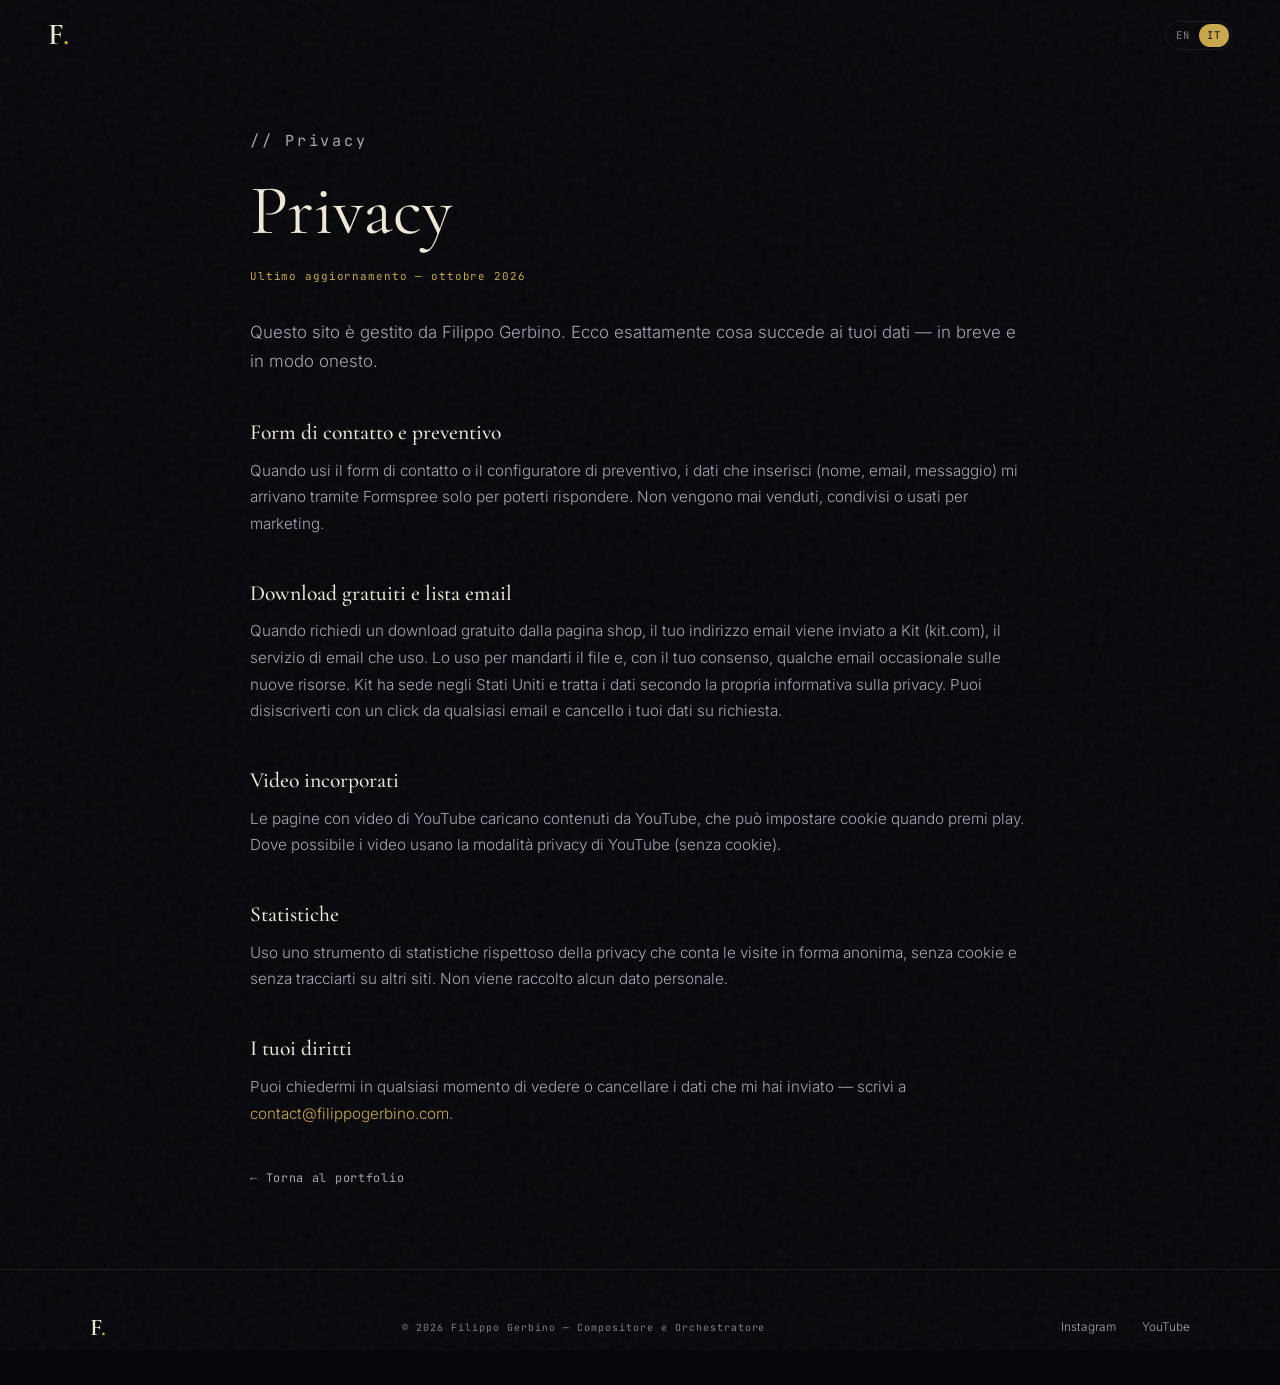
<file: privacy.html>
<!DOCTYPE html>
<html lang="en">
<head>
  <meta charset="UTF-8" />
  <meta name="viewport" content="width=device-width, initial-scale=1.0" />
  <title data-i18n="meta.title3">Privacy — Filippo Gerbino</title>
  <meta name="description" content="Privacy information for filippogerbino.com — what data is collected and why." />
  <meta name="robots" content="noindex" />
  <meta name="theme-color" content="#07070B" />
  <link rel="canonical" href="https://filippogerbino.com/privacy.html" />
  <link rel="icon" type="image/x-icon" href="favicon.ico" />
  <link rel="icon" type="image/svg+xml" href="favicon.svg" />
  <link rel="apple-touch-icon" href="apple-touch-icon.png" />
  <link rel="stylesheet" href="style.css" />
</head>
<body class="quote-page">

  <!-- FILM GRAIN -->
  <div class="grain" aria-hidden="true"></div>

  <nav class="nav scrolled" id="nav">
    <a href="index.html" class="nav-logo" aria-label="Filippo Gerbino — home">F<span class="gold">.</span></a>
    <div class="nav-right" style="margin-left:auto;">
      <div class="lang-toggle" id="langToggle" role="group" aria-label="Language">
        <button type="button" class="lang-opt" data-lang="en">EN</button>
        <button type="button" class="lang-opt" data-lang="it">IT</button>
      </div>
    </div>
  </nav>

  <main class="quote-main">
    <div class="quote-container legal">
      <p class="section-eyebrow mono" data-i18n="privacy.eyebrow">// Privacy</p>
      <h1 class="quote-title" data-i18n="privacy.title">Privacy</h1>
      <p class="updated" data-i18n="privacy.updated">Last updated — October 2026</p>

      <p class="lead" data-i18n="privacy.intro">This site is run by Filippo Gerbino. Here's exactly what happens with your data — kept short and honest.</p>

      <h2 data-i18n="privacy.h1">Contact &amp; quote forms</h2>
      <p data-i18n="privacy.p1">When you use the contact form or the quote builder, the details you enter (name, email, message) are sent to me through Formspree only so I can reply. They are never sold, shared, or used for marketing.</p>

      <h2 data-i18n="privacy.h5">Free downloads &amp; email list</h2>
      <p data-i18n="privacy.p5">When you request a free download on the shop page, your email address is sent to Kit (kit.com), the email service I use. I use it to send you the file and, with your consent, occasional emails about new resources. Kit is based in the United States and processes data under its own privacy policy. You can unsubscribe with one click from any email, and I'll delete your data on request.</p>

      <h2 data-i18n="privacy.h2">Embedded videos</h2>
      <p data-i18n="privacy.p2">Pages with embedded YouTube videos load content from YouTube, which may set cookies once you press play. Videos use YouTube's privacy-enhanced (no-cookie) mode where possible.</p>

      <h2 data-i18n="privacy.h3">Analytics</h2>
      <p data-i18n="privacy.p3">I use a privacy-friendly analytics tool that counts anonymous visits without cookies and without tracking you across other sites. No personal data is collected.</p>

      <h2 data-i18n="privacy.h4">Your rights</h2>
      <p data-i18n="privacy.p4">You can ask me to see or delete any data you've sent at any time — just email <a href="mailto:contact@filippogerbino.com">contact@filippogerbino.com</a>.</p>

      <a href="index.html" class="back-link" data-i18n="q.backPortfolio">← Back to portfolio</a>
    </div>
  </main>

  <footer class="footer">
    <div class="container footer-inner">
      <div class="footer-logo">F<span class="gold">.</span></div>
      <p class="footer-copy mono" data-i18n="footer.copy">© <span id="footerYear">2026</span> Filippo Gerbino — Composer &amp; Orchestrator</p>
      <div class="footer-links">
        <a href="https://www.instagram.com/gerbinoscores/" target="_blank" rel="noopener">Instagram</a>
        <a href="https://www.youtube.com/@GerbinoScores" target="_blank" rel="noopener">YouTube</a>
      </div>
    </div>
  </footer>

  <!-- Analytics — privacy-friendly & cookieless (GoatCounter) -->
  <script data-goatcounter="https://gerbino.goatcounter.com/count"
          async src="//gc.zgo.at/count.js"></script>

  <script src="i18n.js"></script>
  <script src="script.js"></script>
</body>
</html>
</file>
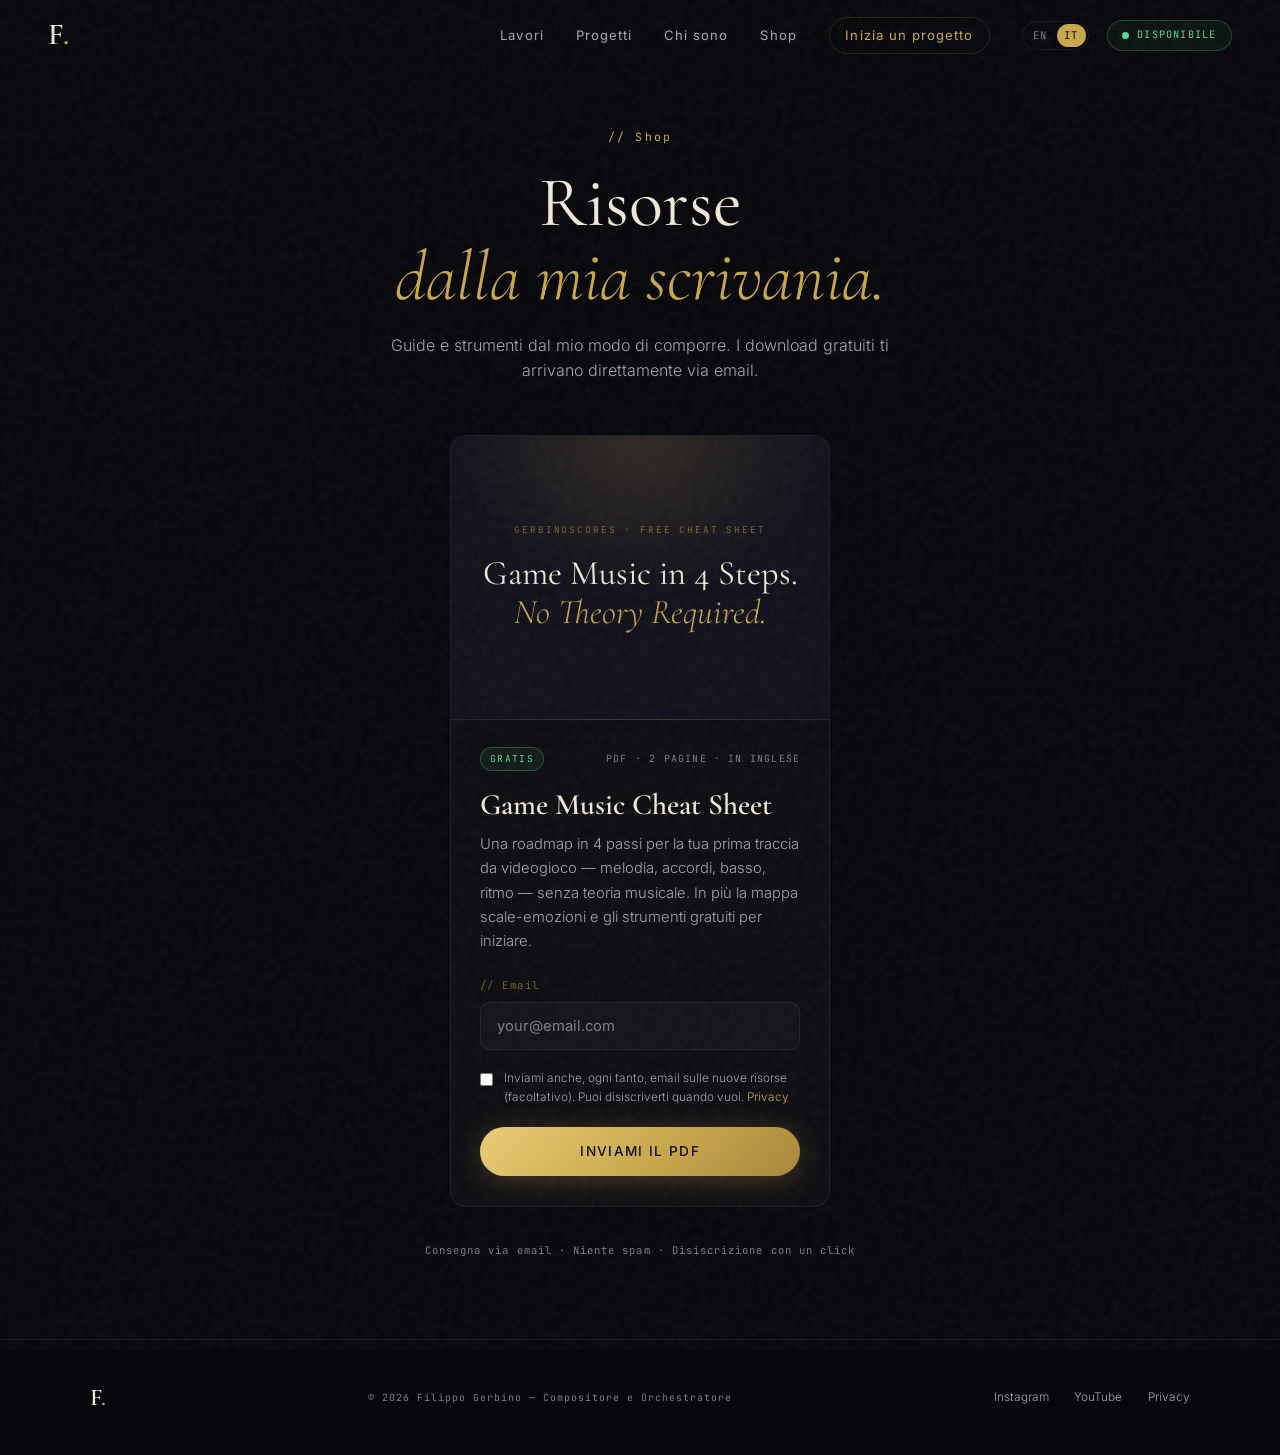
<file: shop.html>
<!DOCTYPE html>
<html lang="en">
<head>
  <meta charset="UTF-8" />
  <meta name="viewport" content="width=device-width, initial-scale=1.0" />
  <title data-i18n="meta.title4">Shop — Filippo Gerbino</title>
  <meta name="description" content="Free guides and resources from Filippo Gerbino's composing workflow — delivered straight to your inbox." />
  <meta property="og:type" content="website" />
  <meta property="og:site_name" content="Filippo Gerbino" />
  <meta property="og:title" content="Shop — Filippo Gerbino" />
  <meta property="og:description" content="Free guides and resources from my composing workflow." />
  <meta property="og:image" content="https://filippogerbino.com/preview-social.jpg" />
  <meta property="og:image:width" content="1200" />
  <meta property="og:image:height" content="630" />
  <meta property="og:image:alt" content="Filippo Gerbino — video game composer and orchestrator" />
  <meta property="og:url" content="https://filippogerbino.com/shop.html" />
  <meta name="twitter:card" content="summary_large_image" />
  <meta name="theme-color" content="#07070B" />
  <meta name="author" content="Filippo Gerbino" />
  <link rel="canonical" href="https://filippogerbino.com/shop.html" />
  <link rel="icon" type="image/x-icon" href="favicon.ico" />
  <link rel="icon" type="image/svg+xml" href="favicon.svg" />
  <link rel="apple-touch-icon" href="apple-touch-icon.png" />
  <link rel="stylesheet" href="style.css" />
</head>
<body class="shop-page">

  <!-- FILM GRAIN -->
  <div class="grain" aria-hidden="true"></div>

  <!-- NAV -->
  <nav class="nav scrolled" id="nav">
    <a href="index.html" class="nav-logo" aria-label="Filippo Gerbino — home">F<span class="gold">.</span></a>
    <div class="nav-links" id="navLinks">
      <a href="index.html#portfolio" data-i18n="nav.work">Work</a>
      <a href="index.html#projects" data-i18n="nav.projects">Projects</a>
      <a href="index.html#about" data-i18n="nav.about">About</a>
      <a href="shop.html" data-i18n="nav.shop">Shop</a>
      <a href="start-a-project.html" class="nav-cta" data-i18n="nav.cta">Start a Project</a>
    </div>
    <div class="nav-right">
      <div class="lang-toggle" id="langToggle" role="group" aria-label="Language">
        <button type="button" class="lang-opt" data-lang="en">EN</button>
        <button type="button" class="lang-opt" data-lang="it">IT</button>
      </div>
      <div class="available-badge">
        <span class="available-dot"></span>
        <span class="available-text mono" data-i18n="nav.available">Available</span>
      </div>
      <button class="nav-hamburger" id="hamburger" aria-label="menu" aria-expanded="false">
        <span></span><span></span><span></span>
      </button>
    </div>
  </nav>

  <main class="shop-main">
    <div class="container">

      <header class="shop-header">
        <p class="section-eyebrow mono center" data-i18n="shop.eyebrow">// Shop</p>
        <h1 class="quote-title" data-i18n="shop.title">Resources<br/><em>from my desk.</em></h1>
        <p class="quote-subtitle" data-i18n="shop.subtitle">Guides and tools from my own composing workflow. Free downloads land straight in your inbox.</p>
      </header>

      <div class="shop-grid" id="shopGrid">

        <!--
          One <article class="shop-card"> per product.
          - data-product: stable slug, used for analytics (shop-free-request--<slug>).
          - data-kit-form: the numeric form ID from Kit (Grow → Landing Pages & Forms → Embed).
            Leave empty until the form exists: submitting then shows the error message on purpose.
          - The newsletter checkbox is optional and unchecked on purpose: the PDF must not depend on it
            (Kit's GDPR guidance). data-kit-field on the checkbox = the field name Kit's HTML embed
            uses for its email-consent checkbox; fill it in when the Kit form exists.
        -->
        <article class="shop-card" data-product="game-music-cheat-sheet">
          <!-- Typographic cover (the PDF has none). Swap for <img class="shop-cover-img" src="shop/….jpg" alt="…"> if a real cover is made. -->
          <div class="shop-cover" aria-hidden="true">
            <span class="shop-cover-kicker mono">GerbinoScores · Free cheat sheet</span>
            <span class="shop-cover-title">Game Music in 4 Steps.<em>No Theory Required.</em></span>
          </div>

          <div class="shop-card-body">
            <div class="shop-card-meta">
              <span class="shop-badge mono" data-i18n="shop.free">Free</span>
              <span class="shop-format mono" data-i18n="shop.p1.format">PDF · 2 pages</span>
            </div>
            <h2 class="shop-card-title" data-i18n="shop.p1.title">Game Music Cheat Sheet</h2>
            <p class="shop-card-desc" data-i18n="shop.p1.desc">A 4-step roadmap to your first game track — melody, chords, bass, rhythm — with no music theory. Plus a scale-to-mood map and free tools to get started.</p>

            <form class="shop-form" data-product="game-music-cheat-sheet" data-kit-form="10067161" novalidate>
              <div class="form-group">
                <label for="shop-email-game-music-cheat-sheet" class="mono">// Email</label>
                <input type="email" id="shop-email-game-music-cheat-sheet" name="email_address" placeholder="your@email.com" required autocomplete="email" />
              </div>
              <label class="shop-consent">
                <input type="checkbox" name="consent" data-kit-field="tags[]" data-kit-value="24792902" />
                <span data-i18n="shop.consent">Also send me occasional emails about new resources (optional). Unsubscribe anytime. <a href="privacy.html">Privacy</a></span>
              </label>
              <!-- honeypot: real visitors never see or fill this -->
              <input type="text" name="website" class="shop-hp" tabindex="-1" autocomplete="off" aria-hidden="true" />
              <button type="submit" class="btn-primary magnetic">
                <span class="btn-label" data-i18n="shop.cta">Send me the PDF</span>
              </button>
            </form>

            <div class="form-success hidden" role="status">
              <span class="form-success-icon">✓</span>
              <p data-i18n="shop.success">Almost there — check your inbox and click the confirmation link: that's where you get your PDF. Nothing yet? Check your spam folder.</p>
            </div>
            <div class="form-error hidden" role="alert"></div>
          </div>
        </article>

      </div>

      <p class="shop-note mono" data-i18n="shop.note">Delivered by email · No spam · Unsubscribe in one click</p>

    </div>
  </main>

  <!-- FOOTER -->
  <footer class="footer">
    <div class="container footer-inner">
      <div class="footer-logo">F<span class="gold">.</span></div>
      <p class="footer-copy mono" data-i18n="footer.copy">© <span id="footerYear">2026</span> Filippo Gerbino — Composer &amp; Orchestrator</p>
      <div class="footer-links">
        <a href="https://www.instagram.com/gerbinoscores/" target="_blank" rel="noopener">Instagram</a>
        <a href="https://www.youtube.com/@GerbinoScores" target="_blank" rel="noopener">YouTube</a>
        <a href="privacy.html" data-i18n="footer.privacy">Privacy</a>
      </div>
    </div>
  </footer>

  <!-- Analytics — privacy-friendly & cookieless (GoatCounter) -->
  <script data-goatcounter="https://gerbino.goatcounter.com/count"
          async src="//gc.zgo.at/count.js"></script>

  <script src="i18n.js"></script>
  <script src="script.js"></script>
</body>
</html>
</file>
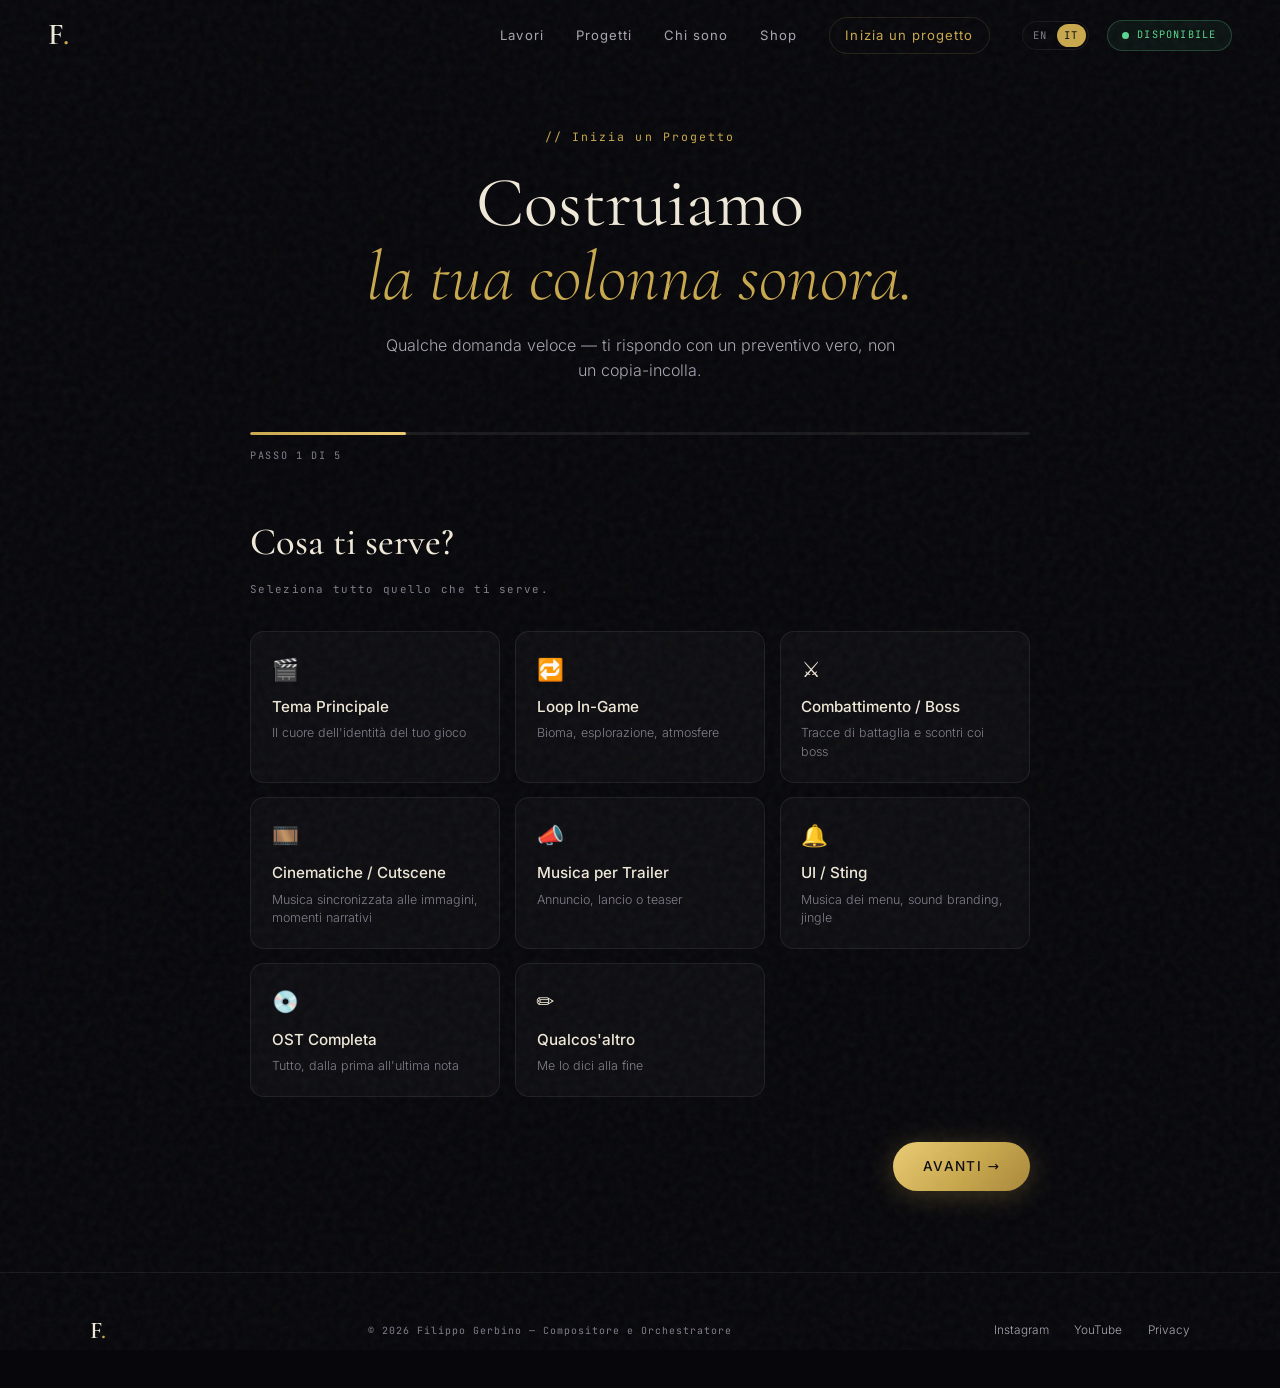
<file: start-a-project.html>
<!DOCTYPE html>
<html lang="en">
<head>
  <meta charset="UTF-8" />
  <meta name="viewport" content="width=device-width, initial-scale=1.0" />
  <title data-i18n="meta.title2">Start a Project — Filippo Gerbino</title>
  <meta name="description" content="Start a project with Filippo Gerbino — game and film composer. Get a custom quote for your soundtrack." />
  <meta property="og:type" content="website" />
  <meta property="og:site_name" content="Filippo Gerbino" />
  <meta property="og:locale" content="en_US" />
  <meta property="og:locale:alternate" content="it_IT" />
  <meta property="og:title" content="Start a Project — Filippo Gerbino" />
  <meta property="og:description" content="Tell me about your game. I'll come back with a real quote, not a template." />
  <meta property="og:image" content="https://filippogerbino.com/preview-social.jpg" />
  <meta property="og:image:width" content="1200" />
  <meta property="og:image:height" content="630" />
  <meta property="og:image:alt" content="Filippo Gerbino — video game composer and orchestrator" />
  <meta property="og:url" content="https://filippogerbino.com/start-a-project.html" />
  <meta name="twitter:card" content="summary_large_image" />
  <meta name="theme-color" content="#07070B" />
  <meta name="author" content="Filippo Gerbino" />
  <link rel="canonical" href="https://filippogerbino.com/start-a-project.html" />
  <link rel="icon" type="image/x-icon" href="favicon.ico" />
  <link rel="icon" type="image/svg+xml" href="favicon.svg" />
  <link rel="apple-touch-icon" href="apple-touch-icon.png" />
  <link rel="stylesheet" href="style.css" />
</head>
<body class="quote-page">

  <!-- FILM GRAIN -->
  <div class="grain" aria-hidden="true"></div>

  <!-- NAV -->
  <nav class="nav scrolled" id="nav">
    <a href="index.html" class="nav-logo" aria-label="Filippo Gerbino — home">F<span class="gold">.</span></a>
    <div class="nav-links" id="navLinks">
      <a href="index.html#portfolio" data-i18n="nav.work">Work</a>
      <a href="index.html#projects" data-i18n="nav.projects">Projects</a>
      <a href="index.html#about" data-i18n="nav.about">About</a>
      <a href="shop.html" data-i18n="nav.shop">Shop</a>
      <a href="start-a-project.html" class="nav-cta" data-i18n="nav.cta">Start a Project</a>
    </div>
    <div class="nav-right">
      <div class="lang-toggle" id="langToggle" role="group" aria-label="Language">
        <button type="button" class="lang-opt" data-lang="en">EN</button>
        <button type="button" class="lang-opt" data-lang="it">IT</button>
      </div>
      <div class="available-badge">
        <span class="available-dot"></span>
        <span class="available-text mono" data-i18n="nav.available">Available</span>
      </div>
      <button class="nav-hamburger" id="hamburger" aria-label="menu" aria-expanded="false">
        <span></span><span></span><span></span>
      </button>
    </div>
  </nav>

  <main class="quote-main">
    <div class="quote-container">

      <div class="quote-header">
        <p class="section-eyebrow mono center" data-i18n="quote.eyebrow">// Start a Project</p>
        <h1 class="quote-title" data-i18n="quote.title">Let's build<br/><em>your soundtrack.</em></h1>
        <p class="quote-subtitle" data-i18n="quote.subtitle">A few quick questions — I'll come back with a real quote, not a template.</p>
      </div>

      <!-- PROGRESS BAR -->
      <div class="progress-wrap">
        <div class="progress-bar" id="progressBar"></div>
        <span class="progress-label mono" id="progressLabel">Step 1 of 5</span>
      </div>

      <!-- FORM -->
      <form id="quoteForm" class="quote-form">

        <!-- STEP 1: What do you need? -->
        <div class="step active" data-step="1">
          <h2 class="step-title" data-i18n="s1.title">What do you need?</h2>
          <p class="step-hint mono" data-i18n="s1.hint">Select all that apply.</p>
          <div class="choice-grid multi">
            <label class="choice-item">
              <input type="checkbox" name="needs" value="Main Theme" />
              <span class="choice-label">
                <span class="choice-icon">🎬</span>
                <strong data-i18n="n1.t">Main Theme</strong>
                <small data-i18n="n1.d">The centrepiece of your game's identity</small>
              </span>
            </label>
            <label class="choice-item">
              <input type="checkbox" name="needs" value="In-Game Loops" />
              <span class="choice-label">
                <span class="choice-icon">🔁</span>
                <strong data-i18n="n2.t">In-Game Loops</strong>
                <small data-i18n="n2.d">Biome, exploration, ambient music</small>
              </span>
            </label>
            <label class="choice-item">
              <input type="checkbox" name="needs" value="Combat / Boss Music" />
              <span class="choice-label">
                <span class="choice-icon">⚔️</span>
                <strong data-i18n="n3.t">Combat / Boss Music</strong>
                <small data-i18n="n3.d">Battle tracks and boss encounters</small>
              </span>
            </label>
            <label class="choice-item">
              <input type="checkbox" name="needs" value="Cinematic / Cutscenes" />
              <span class="choice-label">
                <span class="choice-icon">🎞️</span>
                <strong data-i18n="n4.t">Cinematic / Cutscenes</strong>
                <small data-i18n="n4.d">Scored to picture, narrative moments</small>
              </span>
            </label>
            <label class="choice-item">
              <input type="checkbox" name="needs" value="Trailer Music" />
              <span class="choice-label">
                <span class="choice-icon">📣</span>
                <strong data-i18n="n5.t">Trailer Music</strong>
                <small data-i18n="n5.d">Announcement, launch, or teaser</small>
              </span>
            </label>
            <label class="choice-item">
              <input type="checkbox" name="needs" value="UI / Stings" />
              <span class="choice-label">
                <span class="choice-icon">🔔</span>
                <strong data-i18n="n6.t">UI / Stings</strong>
                <small data-i18n="n6.d">Menu music, sound branding, jingles</small>
              </span>
            </label>
            <label class="choice-item">
              <input type="checkbox" name="needs" value="Full OST" />
              <span class="choice-label">
                <span class="choice-icon">💿</span>
                <strong data-i18n="n7.t">Full OST</strong>
                <small data-i18n="n7.d">Everything — start to finish</small>
              </span>
            </label>
            <label class="choice-item">
              <input type="checkbox" name="needs" value="Other" />
              <span class="choice-label">
                <span class="choice-icon">✏️</span>
                <strong data-i18n="n8.t">Something else</strong>
                <small data-i18n="n8.d">Tell me at the end</small>
              </span>
            </label>
          </div>
        </div>

        <!-- STEP 2: How many minutes? -->
        <div class="step" data-step="2">
          <h2 class="step-title" data-i18n="s2.title">How many minutes of music?</h2>
          <p class="step-hint mono" data-i18n="s2.hint">Approximate is fine — we'll refine it together.</p>
          <div class="slider-wrap">
            <div class="slider-value-display">
              <span class="slider-number" id="sliderDisplay">15</span>
              <span class="slider-unit mono" data-i18n="s2.unit">minutes</span>
            </div>
            <input type="range" id="minutesSlider" name="minutes" min="1" max="120" value="15" step="1" class="custom-slider" />
            <div class="slider-labels mono">
              <span>1 min</span>
              <span>30</span>
              <span>60</span>
              <span>90</span>
              <span>120 min</span>
            </div>
            <div class="slider-context mono" id="sliderContext">A few tracks — great for a jam or vertical slice.</div>
          </div>
        </div>

        <!-- STEP 3: Vibe / Instrumentation -->
        <div class="step" data-step="3">
          <h2 class="step-title" data-i18n="s3.title">What's the vibe?</h2>
          <p class="step-hint mono" data-i18n="s3.hint">Pick the closest match — or mix and tell me more later.</p>
          <div class="choice-grid single">
            <label class="choice-item">
              <input type="radio" name="vibe" value="Full Orchestral" />
              <span class="choice-label">
                <span class="choice-icon">🎻</span>
                <strong data-i18n="v1.t">Full Orchestral</strong>
                <small data-i18n="v1.d">Strings, brass, woodwinds, choir — the works</small>
              </span>
            </label>
            <label class="choice-item">
              <input type="radio" name="vibe" value="Intimate & Acoustic" />
              <span class="choice-label">
                <span class="choice-icon">🪕</span>
                <strong data-i18n="v2.t">Intimate & Acoustic</strong>
                <small data-i18n="v2.d">Small ensemble, solo instruments, folk elements</small>
              </span>
            </label>
            <label class="choice-item">
              <input type="radio" name="vibe" value="Hybrid Orchestral" />
              <span class="choice-label">
                <span class="choice-icon">⚡</span>
                <strong data-i18n="v3.t">Hybrid Orchestral</strong>
                <small data-i18n="v3.d">Orchestra meets synths, electronic textures</small>
              </span>
            </label>
            <label class="choice-item">
              <input type="radio" name="vibe" value="Dark & Atmospheric" />
              <span class="choice-label">
                <span class="choice-icon">🌑</span>
                <strong data-i18n="v4.t">Dark & Atmospheric</strong>
                <small data-i18n="v4.d">Heavy brass, haunting choir, desolate textures</small>
              </span>
            </label>
            <label class="choice-item">
              <input type="radio" name="vibe" value="Epic & Cinematic" />
              <span class="choice-label">
                <span class="choice-icon">🏔️</span>
                <strong data-i18n="v5.t">Epic & Cinematic</strong>
                <small data-i18n="v5.d">Big, dramatic, built for trailers and boss fights</small>
              </span>
            </label>
            <label class="choice-item">
              <input type="radio" name="vibe" value="Not sure yet" />
              <span class="choice-label">
                <span class="choice-icon">💬</span>
                <strong data-i18n="v6.t">Not sure yet</strong>
                <small data-i18n="v6.d">Let's figure it out together</small>
              </span>
            </label>
          </div>
        </div>

        <!-- STEP 4: Implementation -->
        <div class="step" data-step="4">
          <h2 class="step-title" data-i18n="s4.title">Do you need implementation?</h2>
          <p class="step-hint mono" data-i18n="s4.hint">How do you want to receive the audio?</p>
          <div class="choice-grid single">
            <label class="choice-item">
              <input type="radio" name="implementation" value="Just the tracks" />
              <span class="choice-label">
                <span class="choice-icon">🎵</span>
                <strong data-i18n="i1.t">Just the tracks</strong>
                <small data-i18n="i1.d">Stereo masters — I'll handle the rest</small>
              </span>
            </label>
            <label class="choice-item">
              <input type="radio" name="implementation" value="Stems" />
              <span class="choice-label">
                <span class="choice-icon">🎚️</span>
                <strong data-i18n="i2.t">Stems only</strong>
                <small data-i18n="i2.d">Separated layers for your audio engine</small>
              </span>
            </label>
            <label class="choice-item">
              <input type="radio" name="implementation" value="FMOD implementation" />
              <span class="choice-label">
                <span class="choice-icon">⚙️</span>
                <strong data-i18n="i3.t">FMOD implementation</strong>
                <small data-i18n="i3.d">Adaptive music, triggers, full integration</small>
              </span>
            </label>
            <label class="choice-item">
              <input type="radio" name="implementation" value="Not sure" />
              <span class="choice-label">
                <span class="choice-icon">💬</span>
                <strong data-i18n="i4.t">Not sure yet</strong>
                <small data-i18n="i4.d">We can figure this out together</small>
              </span>
            </label>
          </div>
        </div>

        <!-- STEP 5: Budget + contact -->
        <div class="step" data-step="5">
          <h2 class="step-title" data-i18n="s5.title">What's your budget range?</h2>
          <p class="step-hint mono" id="budgetHint" data-i18n="s5.hint">Helps me tailor the proposal.</p>

          <div class="choice-grid single budget-grid">
            <label class="choice-item">
              <input type="radio" name="budget" value="Under $500" data-max="500" />
              <span class="choice-label"><strong data-i18n="b1.t">Under $500</strong><small data-i18n="b1.d">Game jams, short promos</small></span>
            </label>
            <label class="choice-item">
              <input type="radio" name="budget" value="$500 – $2,000" data-max="2000" />
              <span class="choice-label"><strong>$500 – $2,000</strong><small data-i18n="b2.d">Indie titles, vertical slices</small></span>
            </label>
            <label class="choice-item">
              <input type="radio" name="budget" value="$2,000 – $5,000" data-max="5000" />
              <span class="choice-label"><strong>$2,000 – $5,000</strong><small data-i18n="b3.d">Full indie releases</small></span>
            </label>
            <label class="choice-item">
              <input type="radio" name="budget" value="$5,000+" data-max="999999" />
              <span class="choice-label"><strong>$5,000+</strong><small data-i18n="b4.d">Larger productions, full OST + live</small></span>
            </label>
            <label class="choice-item">
              <input type="radio" name="budget" value="Let's discuss" data-max="999999" />
              <span class="choice-label"><strong data-i18n="b5.t">Let's discuss</strong><small data-i18n="b5.d">I'd rather talk it through</small></span>
            </label>
          </div>

          <!-- Budget too low warning -->
          <div class="budget-warning hidden" id="budgetWarning">
            <span class="budget-warning-icon">✕</span>
            <div>
              <strong data-i18n="b.warn">This budget doesn't cover the scope.</strong>
              <p id="budgetWarningText"></p>
            </div>
          </div>

          <!-- Live recap of the brief -->
          <div class="quote-recap" id="quoteRecap">
            <p class="quote-recap-label mono" data-i18n="q.recap">// Your brief so far</p>
            <div class="quote-recap-chips" id="recapChips"></div>
          </div>

          <div class="contact-fields" id="contactFields">
            <p class="section-eyebrow mono" style="margin-top:2.5rem;" data-i18n="q.details">// Your details</p>
            <div class="form-row" style="margin-top:1rem;">
              <div class="form-group">
                <label for="q-name" class="mono" data-i18n="q.lblName">// Name</label>
                <input type="text" id="q-name" name="name" placeholder="Your name" required data-i18n-ph="ph.name" autocomplete="name" />
              </div>
              <div class="form-group">
                <label for="q-email" class="mono">// Email</label>
                <input type="email" id="q-email" name="email" placeholder="your@email.com" required autocomplete="email" />
              </div>
            </div>
            <div class="form-group" style="margin-top:1rem;">
              <label for="q-extra" class="mono" data-i18n="q.lblExtra">// Anything else?</label>
              <textarea id="q-extra" name="extra" placeholder="Game concept, reference tracks, deadline, anything that helps..." rows="4" data-i18n-ph="ph.extra"></textarea>
            </div>
          </div>
        </div>

        <!-- NAV BUTTONS -->
        <div class="step-nav">
          <button type="button" class="btn-ghost" id="prevBtn" style="visibility:hidden" data-i18n="q.back">← Back</button>
          <button type="button" class="btn-primary" id="nextBtn" data-i18n="q.next">Next →</button>
          <button type="submit" class="btn-primary large hidden" id="submitBtn" data-i18n="q.submit">Get My Custom Quote</button>
        </div>

      </form>

      <!-- SUCCESS -->
      <div class="quote-success hidden" id="quoteSuccess">
        <div class="success-icon">✓</div>
        <h2 data-i18n="q.successTitle">Quote request sent.</h2>
        <p data-i18n="q.successBody">I'll review your brief and get back to you within 48 hours with a tailored proposal.</p>
        <a href="index.html" class="btn-ghost" style="margin-top:1.5rem;" data-i18n="q.backPortfolio">← Back to portfolio</a>
      </div>

    </div>
  </main>

  <footer class="footer">
    <div class="container footer-inner">
      <div class="footer-logo">F<span class="gold">.</span></div>
      <p class="footer-copy mono" data-i18n="footer.copy">© <span id="footerYear">2026</span> Filippo Gerbino — Composer &amp; Orchestrator</p>
      <div class="footer-links">
        <a href="https://www.instagram.com/gerbinoscores/" target="_blank" rel="noopener">Instagram</a>
        <a href="https://www.youtube.com/@GerbinoScores" target="_blank" rel="noopener">YouTube</a>
        <a href="privacy.html" data-i18n="footer.privacy">Privacy</a>
      </div>
    </div>
  </footer>

  <!-- Analytics — privacy-friendly & cookieless (GoatCounter) -->
  <script data-goatcounter="https://gerbino.goatcounter.com/count"
          async src="//gc.zgo.at/count.js"></script>

  <script src="i18n.js"></script>
  <script src="script.js"></script>
  <script src="quote.js"></script>
</body>
</html>
</file>
<file: style.css>
/* ==========================================================================
   FILIPPO GERBINO — PORTFOLIO V2
   One stylesheet for every page (index, start-a-project, privacy, 404).
   ========================================================================== */

/* ── Fonts ──────────────────────────────────────────────────────────────────
   Self-hosted variable fonts (latin subset), so no visitor data goes to a
   third party and the text does not wait on another server.
   Licences: see fonts/LICENSE.txt */
@font-face {
  font-family: 'Cormorant Garamond'; font-style: normal; font-weight: 300 700; font-display: swap;
  src: url("fonts/cormorant-garamond.woff2") format("woff2");
  unicode-range: U+0000-00FF, U+0131, U+0152-0153, U+02BB-02BC, U+02C6, U+02DA, U+02DC, U+0304, U+0308, U+0329, U+2000-206F, U+20AC, U+2122, U+2191, U+2193, U+2212, U+2215, U+FEFF, U+FFFD;
}
@font-face {
  font-family: 'Cormorant Garamond'; font-style: italic; font-weight: 300 700; font-display: swap;
  src: url("fonts/cormorant-garamond-italic.woff2") format("woff2");
  unicode-range: U+0000-00FF, U+0131, U+0152-0153, U+02BB-02BC, U+02C6, U+02DA, U+02DC, U+0304, U+0308, U+0329, U+2000-206F, U+20AC, U+2122, U+2191, U+2193, U+2212, U+2215, U+FEFF, U+FFFD;
}
@font-face {
  font-family: 'Inter'; font-style: normal; font-weight: 300 600; font-display: swap;
  src: url("fonts/inter.woff2") format("woff2");
  unicode-range: U+0000-00FF, U+0131, U+0152-0153, U+02BB-02BC, U+02C6, U+02DA, U+02DC, U+0304, U+0308, U+0329, U+2000-206F, U+20AC, U+2122, U+2191, U+2193, U+2212, U+2215, U+FEFF, U+FFFD;
}
@font-face {
  font-family: 'JetBrains Mono'; font-style: normal; font-weight: 400 500; font-display: swap;
  src: url("fonts/jetbrains-mono.woff2") format("woff2");
  unicode-range: U+0000-00FF, U+0131, U+0152-0153, U+02BB-02BC, U+02C6, U+02DA, U+02DC, U+0304, U+0308, U+0329, U+2000-206F, U+20AC, U+2122, U+2191, U+2193, U+2212, U+2215, U+FEFF, U+FFFD;
}

/* ── Tokens ─────────────────────────────────────────────────────────────── */
:root {
  --bg:          #07070B;
  --bg-2:        #0C0C14;
  --bg-3:        #11111B;
  --surface:     rgba(255, 255, 255, 0.028);
  --surface-2:   rgba(255, 255, 255, 0.055);
  --line:        rgba(201, 168, 76, 0.16);
  --line-soft:   rgba(255, 255, 255, 0.07);
  --gold:        #C9A84C;
  --gold-bright: #EBCD75;
  --gold-dim:    rgba(201, 168, 76, 0.55);
  --gold-soft:   rgba(201, 168, 76, 0.09);
  --parchment:   #F0E9D8;
  --mist:        #A9A5B2;
  --mist-dim:    #807D8B;   /* 4.9:1 on --bg: small labels stay readable (WCAG AA) */
  --green:       #59D68E;
  --red:         #E06666;

  --font-display: 'Cormorant Garamond', Georgia, serif;
  --font-body:    'Inter', system-ui, sans-serif;
  --font-mono:    'JetBrains Mono', ui-monospace, monospace;

  --nav-h:    72px;
  --player-h: 84px;
  --ease-out:  cubic-bezier(0.22, 1, 0.36, 1);
  --ease-soft: cubic-bezier(0.4, 0, 0.2, 1);
}

/* ── Reset / base ───────────────────────────────────────────────────────── */
*, *::before, *::after { box-sizing: border-box; margin: 0; padding: 0; }

html { scroll-behavior: smooth; }

body {
  background: var(--bg);
  color: var(--parchment);
  font-family: var(--font-body);
  font-weight: 300;
  line-height: 1.6;
  -webkit-font-smoothing: antialiased;
  overflow-x: hidden;
}
body.player-open { padding-bottom: var(--player-h); }

::selection { background: rgba(201, 168, 76, 0.35); color: #fff; }

a { color: inherit; text-decoration: none; }
button { font: inherit; color: inherit; background: none; border: 0; cursor: pointer; }
img { max-width: 100%; display: block; }
.hidden { display: none !important; }
.mono { font-family: var(--font-mono); }
.gold { color: var(--gold); }

:focus-visible { outline: 2px solid var(--gold); outline-offset: 3px; border-radius: 2px; }

/* ── Film grain ─────────────────────────────────────────────────────────── */
.grain {
  position: fixed; inset: -50%;
  width: 200%; height: 200%;
  pointer-events: none;
  z-index: 2000;
  opacity: 0.05;
  background-image: url("data:image/svg+xml,%3Csvg viewBox='0 0 300 300' xmlns='http://www.w3.org/2000/svg'%3E%3Cfilter id='n'%3E%3CfeTurbulence type='fractalNoise' baseFrequency='0.8' numOctaves='3' stitchTiles='stitch'/%3E%3C/filter%3E%3Crect width='100%25' height='100%25' filter='url(%23n)'/%3E%3C/svg%3E");
  animation: grainShift 9s steps(10) infinite;
}
@keyframes grainShift {
  0%,100% { transform: translate(0,0); }   10% { transform: translate(-3%,-2%); }
  20% { transform: translate(2%,3%); }     30% { transform: translate(-2%,1%); }
  40% { transform: translate(3%,-1%); }    50% { transform: translate(-1%,3%); }
  60% { transform: translate(2%,2%); }     70% { transform: translate(-3%,-3%); }
  80% { transform: translate(1%,-2%); }    90% { transform: translate(-2%,2%); }
}

/* ── Scroll progress ────────────────────────────────────────────────────── */
.scroll-progress {
  position: fixed; top: 0; left: 0;
  height: 2px; width: 0;
  background: linear-gradient(90deg, var(--gold), var(--gold-bright));
  z-index: 1001;
  box-shadow: 0 0 12px rgba(201, 168, 76, 0.6);
}

/* ── Nav ────────────────────────────────────────────────────────────────── */
.nav {
  position: fixed; top: 0; left: 0; right: 0;
  height: var(--nav-h);
  display: flex; align-items: center; gap: 2rem;
  padding: 0 clamp(1.2rem, 4vw, 3rem);
  z-index: 1000;
  transition: background 0.4s, border-color 0.4s, backdrop-filter 0.4s;
  border-bottom: 1px solid transparent;
}
.nav.scrolled {
  background: rgba(7, 7, 11, 0.75);
  backdrop-filter: blur(18px);
  -webkit-backdrop-filter: blur(18px);
  border-bottom-color: var(--line);
}
.nav-logo {
  font-family: var(--font-display);
  font-size: 1.9rem; font-weight: 600;
  line-height: 1;
  letter-spacing: 0.02em;
}
.nav-links {
  display: flex; align-items: center; gap: 2rem;
  margin-left: auto;
}
.nav-links a {
  font-size: 0.82rem; font-weight: 400;
  letter-spacing: 0.08em;
  color: var(--mist);
  position: relative;
  transition: color 0.25s;
}
.nav-links a:not(.nav-cta)::after {
  content: '';
  position: absolute; left: 0; bottom: -6px;
  width: 100%; height: 1px;
  background: var(--gold);
  transform: scaleX(0); transform-origin: right;
  transition: transform 0.35s var(--ease-out);
}
.nav-links a:not(.nav-cta):hover { color: var(--parchment); }
.nav-links a:not(.nav-cta):hover::after { transform: scaleX(1); transform-origin: left; }
.nav-cta {
  color: var(--gold) !important;
  border: 1px solid var(--line);
  padding: 0.55em 1.2em;
  border-radius: 100px;
  transition: background 0.3s, color 0.3s, border-color 0.3s, box-shadow 0.3s;
}
.nav-cta:hover {
  background: var(--gold);
  color: #0A0A0F !important;
  border-color: var(--gold);
  box-shadow: 0 4px 24px rgba(201, 168, 76, 0.35);
}
.nav-right { display: flex; align-items: center; gap: 1.1rem; }

.lang-toggle {
  display: flex; gap: 2px;
  border: 1px solid var(--line-soft);
  border-radius: 100px;
  padding: 2px;
}
.lang-opt {
  font-family: var(--font-mono);
  font-size: 0.66rem; letter-spacing: 0.08em;
  padding: 0.32em 0.75em;
  border-radius: 100px;
  color: var(--mist-dim);
  transition: color 0.25s, background 0.25s;
}
.lang-opt.active { background: var(--gold); color: #0A0A0F; }
.lang-opt:not(.active):hover { color: var(--parchment); }

.available-badge {
  display: flex; align-items: center; gap: 0.5rem;
  border: 1px solid rgba(89, 214, 142, 0.25);
  background: rgba(89, 214, 142, 0.06);
  padding: 0.4em 0.9em;
  border-radius: 100px;
}
.available-dot {
  width: 7px; height: 7px; border-radius: 50%;
  background: var(--green);
  animation: pulse 2.2s ease-in-out infinite;
}
@keyframes pulse {
  0%, 100% { box-shadow: 0 0 0 0 rgba(89, 214, 142, 0.5); }
  50%      { box-shadow: 0 0 0 6px rgba(89, 214, 142, 0); }
}
.available-text { font-size: 0.64rem; letter-spacing: 0.12em; color: var(--green); text-transform: uppercase; }

.nav-hamburger {
  display: none;
  flex-direction: column; gap: 5px;
  padding: 8px;
}
.nav-hamburger span {
  width: 22px; height: 1.5px;
  background: var(--parchment);
  transition: transform 0.3s var(--ease-out), opacity 0.3s;
}
.nav-hamburger.is-open span:nth-child(1) { transform: translateY(6.5px) rotate(45deg); }
.nav-hamburger.is-open span:nth-child(2) { opacity: 0; }
.nav-hamburger.is-open span:nth-child(3) { transform: translateY(-6.5px) rotate(-45deg); }

/* ── Buttons ────────────────────────────────────────────────────────────── */
.btn-primary, .btn-ghost {
  display: inline-flex; align-items: center; justify-content: center; gap: 0.6em;
  font-size: 0.85rem; font-weight: 500;
  letter-spacing: 0.1em; text-transform: uppercase;
  padding: 1em 2.2em;
  border-radius: 100px;
  transition: transform 0.3s var(--ease-out), box-shadow 0.3s, background 0.3s, color 0.3s, border-color 0.3s;
  will-change: transform;
}
.btn-primary {
  background: linear-gradient(135deg, var(--gold-bright), var(--gold) 55%, #A8873A);
  color: #0A0A0F;
  box-shadow: 0 4px 28px rgba(201, 168, 76, 0.28);
}
.btn-primary:hover {
  box-shadow: 0 8px 40px rgba(201, 168, 76, 0.45);
  transform: translateY(-2px);
}
.btn-primary .btn-ico { width: 0.85em; height: 0.85em; }
.btn-primary.large { padding: 1.15em 2.8em; font-size: 0.9rem; }
.btn-ghost {
  border: 1px solid var(--line);
  color: var(--parchment);
  background: rgba(201, 168, 76, 0.03);
}
.btn-ghost:hover {
  border-color: var(--gold);
  background: var(--gold-soft);
  transform: translateY(-2px);
}
.btn-primary:disabled { opacity: 0.5; cursor: not-allowed; transform: none; }

/* ── Layout primitives ──────────────────────────────────────────────────── */
.container { max-width: 1180px; margin: 0 auto; padding: 0 clamp(1.2rem, 4vw, 2.5rem); }
.container.narrow { max-width: 820px; }
.section { padding: clamp(5rem, 11vh, 8.5rem) 0; position: relative; }

.section-eyebrow {
  font-size: 0.72rem; letter-spacing: 0.18em;
  color: var(--gold);
  margin-bottom: 1.2rem;
  display: flex; align-items: baseline; gap: 0.8rem;
}
.section-eyebrow.center { justify-content: center; }
.eyebrow-num { color: var(--mist-dim); font-size: 0.64rem; letter-spacing: 0.1em; }
.eyebrow-num::before { content: '— '; }

.section-title {
  font-family: var(--font-display);
  font-weight: 400;
  font-size: clamp(2.4rem, 5.4vw, 4.2rem);
  line-height: 1.06;
  letter-spacing: -0.01em;
  margin-bottom: 1.6rem;
}
.section-title em {
  font-style: italic;
  color: var(--gold);
  font-weight: 300;
}
.section-title.center { text-align: center; }
.section-sub {
  max-width: 620px;
  color: var(--mist);
  font-size: 1.02rem;
  line-height: 1.75;
  margin-bottom: 3rem;
}
.section-sub em { color: var(--parchment); }

.section-cta {
  margin-top: 4rem;
  text-align: center;
  display: flex; flex-direction: column; align-items: center; gap: 1.2rem;
}
.section-cta-text {
  font-family: var(--font-display);
  font-style: italic;
  font-size: 1.5rem;
  color: var(--mist);
}

/* ── Reveal animations ──────────────────────────────────────────────────── */
.reveal {
  opacity: 0;
  transform: translateY(34px);
  transition: opacity 0.9s var(--ease-out), transform 0.9s var(--ease-out);
}
.reveal.visible { opacity: 1; transform: none; }
.reveal-delay-1 { transition-delay: 0.1s; }
.reveal-delay-2 { transition-delay: 0.2s; }
.reveal-delay-3 { transition-delay: 0.3s; }
.reveal-delay-4 { transition-delay: 0.4s; }

/* ── Hero ───────────────────────────────────────────────────────────────── */
.hero {
  min-height: 100svh;
  display: flex; align-items: center; justify-content: center;
  position: relative;
  overflow: hidden;
  padding: calc(var(--nav-h) + 2rem) 1.5rem 4rem;
  background:
    radial-gradient(ellipse 80% 55% at 50% -10%, rgba(201, 168, 76, 0.08), transparent 60%),
    var(--bg);
}
#notesCanvas { position: absolute; inset: 0; width: 100%; height: 100%; }
.hero-glow {
  position: absolute; inset: 0;
  pointer-events: none;
  background: radial-gradient(520px circle at var(--mx, 50%) var(--my, 35%),
              rgba(201, 168, 76, 0.07), transparent 70%);
  transition: opacity 0.5s;
}
.hero-grid {
  position: relative; z-index: 2;
  display: grid;
  grid-template-columns: 1.15fr 0.85fr;
  gap: clamp(2rem, 5vw, 4.5rem);
  align-items: center;
  width: 100%;
  max-width: 1180px;
  margin: 0 auto;
  text-align: left;
}
.hero-content { max-width: 620px; min-width: 0; }

.hero-eyebrow {
  font-size: 0.75rem; letter-spacing: 0.34em; text-transform: uppercase;
  color: var(--gold);
  margin-bottom: 1.6rem;
  animation: heroIn 1s var(--ease-out) 0.1s both;
}
.hero-title {
  font-family: var(--font-display);
  font-weight: 400;
  /* the vh term shrinks the title on short laptop screens, so the reel below stays on the first screen */
  font-size: clamp(2.8rem, min(6vw, 10.5vh), 5.6rem);
  line-height: 1.02;
  letter-spacing: -0.015em;
  animation: heroIn 1.1s var(--ease-out) 0.25s both;
}
.hero-title em {
  font-style: italic; font-weight: 300;
  background: linear-gradient(115deg, var(--gold-bright) 20%, var(--gold) 50%, #9E7F35 80%);
  -webkit-background-clip: text; background-clip: text;
  -webkit-text-fill-color: transparent;
}
/* "Un solo compositore." is wider than "One composer.": a slightly smaller size keeps the
   Italian title on two lines next to the portrait, so the buttons stay on the first screen */
@media (min-width: 861px) {
  /* 4.5rem cap: the text column stops growing at 620px, and the first line needs ~8.3em */
  html[lang="it"] .hero-title { font-size: clamp(2.6rem, min(5.1vw, 10.5vh), 4.5rem); }
}
.hero-sub {
  margin: 1.7rem 0 0;
  max-width: 560px;
  color: var(--mist);
  font-size: clamp(0.98rem, 1.6vw, 1.12rem);
  line-height: 1.8;
  animation: heroIn 1.1s var(--ease-out) 0.45s both;
}
.hero-actions {
  margin-top: 1.9rem;
  display: flex; gap: 1.1rem; justify-content: flex-start; flex-wrap: wrap;
  animation: heroIn 1.1s var(--ease-out) 0.7s both;
}

/* ── Hero reel: the audio reel is the first thing to press ──────────────── */
.hero-reel {
  margin-top: 1.9rem;
  max-width: 600px;
  padding: 0.95rem 1.15rem;
  border: 1px solid var(--line);
  border-radius: 18px;
  background: rgba(12, 12, 20, 0.6);
  -webkit-backdrop-filter: blur(8px);
  backdrop-filter: blur(8px);
  text-align: left;
  transition: border-color 0.4s;
  animation: heroIn 1.1s var(--ease-out) 0.55s both;
}
.hero-reel:hover, .hero-reel:focus-within { border-color: var(--gold-dim); }
.hero-reel .track-item {
  grid-template-columns: auto minmax(0, 13rem) minmax(70px, 1fr) auto;
  gap: 1rem;
  padding: 0;
  border: 0;
  background: none;
}
.hero-reel .track-item::before { display: none; }
.hero-reel .track-play-btn {
  width: 54px; height: 54px;
  border: 0;
  background: linear-gradient(135deg, var(--gold-bright), var(--gold) 55%, #A8873A);
  box-shadow: 0 4px 26px rgba(201, 168, 76, 0.35);
}
.hero-reel .track-play-btn svg { width: 16px; height: 16px; fill: #0A0A0F; }
.hero-reel .track-title { font-size: 1.4rem; }
.hero-reel .track-genre { letter-spacing: 0.1em; white-space: nowrap; overflow: hidden; text-overflow: ellipsis; }

/* chapter currently playing (replaces the genre line while the reel runs) */
.reel-now {
  font-size: 0.62rem; letter-spacing: 0.12em; text-transform: uppercase;
  color: var(--gold);
  white-space: nowrap; overflow: hidden; text-overflow: ellipsis;
}

/* clickable timestamps, built by script.js from data-chapters */
.reel-chapters {
  position: relative;
  display: flex; flex-wrap: wrap; gap: 0.4rem;
  margin-top: 0.85rem; padding-top: 0.85rem;
  border-top: 1px solid var(--line-soft);
}
.reel-chapters:empty { display: none; }
.reel-chip {
  display: inline-flex; align-items: baseline; gap: 0.55em;
  flex-shrink: 0;
  font-family: var(--font-mono);
  font-size: 0.62rem; letter-spacing: 0.04em;
  padding: 0.45em 0.85em;
  border: 1px solid var(--line-soft);
  border-radius: 100px;
  color: var(--mist);
  white-space: nowrap;
  transition: border-color 0.25s, color 0.25s, background 0.25s;
}
.reel-chip-t { color: var(--gold-dim); transition: color 0.25s; }
.reel-chip:hover { border-color: var(--gold); color: var(--parchment); }
.reel-chip.active { border-color: var(--gold); background: var(--gold-soft); color: var(--gold-bright); }
.reel-chip.active .reel-chip-t { color: var(--gold-bright); }
.tracks-featured .reel-chapters { border-top: 0; padding-top: 0; }
/* placed after the generic .track-item rules on purpose: the card, not the row, carries the background */
.hero-reel .track-item:hover, .hero-reel .track-item.active { background: none; }

.hero-trust {
  margin-top: 1.8rem;
  font-size: 0.68rem; letter-spacing: 0.14em;
  color: var(--mist-dim);
  animation: heroIn 1.1s var(--ease-out) 0.8s both;
}
@keyframes heroIn {
  from { opacity: 0; transform: translateY(30px); }
  to   { opacity: 1; transform: none; }
}

.hero-portrait {
  position: relative;
  border-radius: 20px;
  overflow: hidden;
  border: 1px solid var(--line);
  aspect-ratio: 4 / 5;
  width: 100%;
  max-width: 380px;
  justify-self: center;
  animation: heroIn 1.2s var(--ease-out) 0.35s both;
}
.hero-portrait picture, .card-about-photo picture { display: contents; }
.hero-portrait img {
  width: 100%; height: 100%;
  object-fit: cover;
  object-position: center 30%;
  filter: saturate(0.85) contrast(1.05);
}

.hero-scroll-hint {
  position: absolute; bottom: 2rem; left: 50%;
  transform: translateX(-50%);
  display: flex; flex-direction: column; align-items: center; gap: 0.7rem;
  color: var(--mist-dim);
  font-size: 0.62rem; letter-spacing: 0.3em; text-transform: uppercase;
  animation: heroIn 1s var(--ease-out) 1.2s both;
}
.scroll-line {
  width: 1px; height: 52px;
  background: linear-gradient(to bottom, var(--gold), transparent);
  position: relative;
  overflow: hidden;
}
.scroll-line::after {
  content: '';
  position: absolute; top: -50%; left: 0;
  width: 100%; height: 50%;
  background: var(--gold-bright);
  animation: scrollDrip 2s var(--ease-soft) infinite;
}
@keyframes scrollDrip {
  to { top: 110%; }
}

/* ── Marquee ────────────────────────────────────────────────────────────── */
.marquee-wrap {
  border-top: 1px solid var(--line);
  border-bottom: 1px solid var(--line);
  padding: 1.1rem 0;
  overflow: hidden;
  background: var(--bg-2);
  position: relative;
}
.marquee-wrap::before, .marquee-wrap::after {
  content: '';
  position: absolute; top: 0; bottom: 0;
  width: 120px; z-index: 2;
  pointer-events: none;
}
.marquee-wrap::before { left: 0;  background: linear-gradient(to right, var(--bg-2), transparent); }
.marquee-wrap::after  { right: 0; background: linear-gradient(to left,  var(--bg-2), transparent); }
.marquee-track {
  display: flex; gap: 2.4rem;
  width: max-content;
  white-space: nowrap;
  font-family: var(--font-mono);
  font-size: 0.72rem; letter-spacing: 0.22em; text-transform: uppercase;
  color: var(--mist-dim);
  animation: marquee 36s linear infinite;
}
.marquee-track .dot { color: var(--gold); }
.marquee-wrap:hover .marquee-track { animation-play-state: paused; }
@keyframes marquee {
  to { transform: translateX(-50%); }
}

/* ── Tracks / audio player ─────────────────────────────────────────────── */
.tracks-list {
  border-top: 1px solid var(--line-soft);
}
.track-item {
  display: grid;
  grid-template-columns: auto auto 1fr minmax(160px, 340px) auto;
  align-items: center;
  gap: 1.4rem;
  padding: 1.15rem 0.8rem;
  border-bottom: 1px solid var(--line-soft);
  cursor: pointer;
  position: relative;
  transition: background 0.3s, border-color 0.3s;
}
.track-item::before {
  content: '';
  position: absolute; left: 0; top: 0; bottom: 0;
  width: 2px;
  background: var(--gold);
  transform: scaleY(0);
  transition: transform 0.3s var(--ease-out);
}
.track-item:hover, .track-item.active { background: var(--surface); }
.track-item:hover::before, .track-item.active::before { transform: scaleY(1); }

.track-num {
  font-size: 0.68rem; color: var(--mist-dim);
  letter-spacing: 0.1em;
  width: 2ch;
}
.track-item.active .track-num { color: var(--gold); }

.track-play-btn {
  width: 42px; height: 42px;
  border-radius: 50%;
  border: 1px solid var(--line);
  display: flex; align-items: center; justify-content: center;
  flex-shrink: 0;
  transition: background 0.3s, border-color 0.3s, transform 0.3s var(--ease-out), box-shadow 0.3s;
}
.track-play-btn svg {
  width: 13px; height: 13px;
  fill: var(--parchment);
  margin-left: 2px;
}
.track-play-btn .icon-pause { margin-left: 0; }
.track-item:hover .track-play-btn { transform: scale(1.08); border-color: var(--gold); }
.track-item.active .track-play-btn {
  background: var(--gold);
  border-color: var(--gold);
  box-shadow: 0 0 24px rgba(201, 168, 76, 0.4);
}
.track-item.active .track-play-btn svg { fill: #0A0A0F; }

.track-info { display: flex; flex-direction: column; gap: 0.25rem; min-width: 0; }
.track-title {
  font-family: var(--font-display);
  font-size: 1.28rem; font-weight: 600;
  line-height: 1.15;
  transition: color 0.3s;
  white-space: nowrap; overflow: hidden; text-overflow: ellipsis;
}
.track-item.active .track-title { color: var(--gold-bright); }
.track-genre { font-size: 0.62rem; letter-spacing: 0.16em; text-transform: uppercase; color: var(--mist-dim); }

.track-waveform { height: 38px; position: relative; }
.waveform-canvas { width: 100%; height: 100%; display: block; }

.track-time {
  font-size: 0.68rem; color: var(--mist-dim);
  display: flex; gap: 0.4em;
  min-width: 9ch;
  justify-content: flex-end;
}
.track-time .current-time { color: var(--gold); }
.track-item:not(.active) .track-time .current-time { color: var(--mist-dim); }

/* ── Featured reel ─────────────────────────────────────────────────────── */
.tracks-featured { margin-bottom: 1.8rem; }
.track-item-featured {
  border: 1px solid var(--line);
  border-radius: 16px;
  background: var(--surface);
  padding: 1.4rem 1.6rem;
}
.track-item-featured::before { display: none; }
.track-item-featured:hover, .track-item-featured.active {
  background: var(--surface-2);
  border-color: var(--gold);
}
.track-item-featured .track-num {
  font-size: 0.62rem; letter-spacing: 0.18em; text-transform: uppercase;
  color: var(--gold-dim);
  width: auto;
}
.track-item-featured.active .track-num { color: var(--gold); }
.track-item-featured .track-play-btn { width: 50px; height: 50px; }
.track-item-featured .track-play-btn svg { width: 15px; height: 15px; }
.track-item-featured .track-title { font-size: 1.5rem; }
.tracks-featured-hint {
  margin-top: 0.9rem;
  font-size: 0.68rem; letter-spacing: 0.06em;
  color: var(--mist-dim);
}

/* ── Persistent player bar ─────────────────────────────────────────────── */
.player-bar {
  position: fixed; left: 0; right: 0; bottom: 0;
  height: var(--player-h);
  background: rgba(12, 12, 20, 0.92);
  backdrop-filter: blur(22px);
  -webkit-backdrop-filter: blur(22px);
  border-top: 1px solid var(--line);
  display: flex; align-items: center; gap: 1.3rem;
  padding: 0 clamp(1rem, 3vw, 2.2rem);
  z-index: 1100;
  transform: translateY(110%);
  transition: transform 0.55s var(--ease-out);
  box-shadow: 0 -12px 40px rgba(0, 0, 0, 0.55);
}
.player-bar.visible { transform: none; }

.pb-controls { display: flex; align-items: center; gap: 0.5rem; }
.pb-btn {
  width: 38px; height: 38px;
  border-radius: 50%;
  display: flex; align-items: center; justify-content: center;
  transition: background 0.25s, transform 0.25s;
}
.pb-btn svg { width: 14px; height: 14px; fill: var(--mist); transition: fill 0.25s; }
.pb-btn:hover { background: var(--surface-2); }
.pb-btn:hover svg { fill: var(--parchment); }
.pb-play {
  width: 46px; height: 46px;
  background: var(--gold);
  box-shadow: 0 0 22px rgba(201, 168, 76, 0.35);
}
.pb-play svg { fill: #0A0A0F; margin-left: 2px; }
.pb-play .icon-pause { margin-left: 0; }
.pb-play:hover { background: var(--gold-bright); transform: scale(1.06); }
.pb-play:hover svg { fill: #0A0A0F; }

.pb-info { display: flex; flex-direction: column; min-width: 0; width: 200px; flex-shrink: 0; }
.pb-title {
  font-family: var(--font-display);
  font-size: 1.05rem; font-weight: 600;
  white-space: nowrap; overflow: hidden; text-overflow: ellipsis;
}
.pb-genre {
  font-size: 0.58rem; letter-spacing: 0.14em; text-transform: uppercase;
  color: var(--mist-dim);
  white-space: nowrap; overflow: hidden; text-overflow: ellipsis;
}

.pb-wave { flex: 1; height: 40px; min-width: 60px; cursor: pointer; }
#pbCanvas { width: 100%; height: 100%; display: block; }

.pb-time { font-size: 0.66rem; color: var(--mist-dim); flex-shrink: 0; }

.pb-cta {
  flex-shrink: 0;
  font-size: 0.64rem; letter-spacing: 0.1em;
  color: var(--gold);
  border: 1px solid var(--line);
  padding: 0.6em 1.1em;
  border-radius: 100px;
  transition: background 0.3s, color 0.3s;
}
.pb-cta:hover { background: var(--gold); color: #0A0A0F; }

.pb-close {
  flex-shrink: 0;
  color: var(--mist-dim);
  font-size: 0.8rem;
  padding: 0.5em;
  transition: color 0.25s;
}
.pb-close:hover { color: var(--parchment); }

/* ── Implementation / videos ───────────────────────────────────────────── */
.implementation { background: var(--bg-2); border-top: 1px solid var(--line-soft); border-bottom: 1px solid var(--line-soft); }

.impl-item { max-width: 860px; margin: 0 auto; }
.impl-tag { font-size: 0.7rem; letter-spacing: 0.16em; color: var(--gold-dim); margin-bottom: 0.9rem; }

.video-wrapper-full {
  position: relative;
  aspect-ratio: 16 / 9;
  border-radius: 14px;
  overflow: hidden;
  border: 1px solid var(--line);
  background: #000;
  box-shadow: 0 24px 80px rgba(0, 0, 0, 0.55);
}
.video-wrapper-full iframe { position: absolute; inset: 0; width: 100%; height: 100%; }

/* YouTube facade — thumbnail + play button; the real iframe loads on click */
.yt-facade { cursor: pointer; }
.yt-facade img {
  position: absolute; inset: 0;
  width: 100%; height: 100%;
  object-fit: cover;
  opacity: 0.85;
  transition: transform 0.6s var(--ease-out), opacity 0.4s;
}
.yt-facade:hover img { transform: scale(1.02); opacity: 1; }
.yt-play {
  position: absolute; top: 50%; left: 50%;
  transform: translate(-50%, -50%);
  width: 74px; height: 52px;
  border-radius: 14px;
  background: rgba(7, 7, 11, 0.75);
  border: 1px solid var(--line);
  backdrop-filter: blur(6px);
  -webkit-backdrop-filter: blur(6px);
  display: flex; align-items: center; justify-content: center;
  transition: background 0.3s, transform 0.3s var(--ease-out), box-shadow 0.3s;
}
.yt-play svg { width: 22px; height: 22px; fill: var(--parchment); margin-left: 2px; transition: fill 0.3s; }
.yt-facade:hover .yt-play {
  background: var(--gold);
  transform: translate(-50%, -50%) scale(1.1);
  box-shadow: 0 8px 36px rgba(201, 168, 76, 0.45);
}
.yt-facade:hover .yt-play svg { fill: #0A0A0F; }
.yt-facade.yt-loaded { cursor: default; }

.impl-chapters { display: flex; gap: 0.7rem; flex-wrap: wrap; margin-top: 1.2rem; }
.impl-chip {
  display: inline-flex; align-items: center; gap: 0.7em;
  font-size: 0.68rem; letter-spacing: 0.08em;
  border: 1px solid var(--line-soft);
  border-radius: 100px;
  padding: 0.55em 1.1em;
  color: var(--mist);
  transition: border-color 0.3s, color 0.3s, background 0.3s, transform 0.3s var(--ease-out);
}
.impl-chip:hover {
  border-color: var(--gold);
  color: var(--parchment);
  background: var(--gold-soft);
  transform: translateY(-2px);
}
.impl-chip-t { color: var(--gold); }
.impl-cap { margin-top: 1.3rem; color: var(--mist); font-size: 0.92rem; max-width: 640px; line-height: 1.7; }

.rescore-carousel {
  display: flex;
  align-items: center;
  gap: clamp(0.6rem, 2vw, 1.4rem);
  max-width: 980px;
  margin: 0 auto;
  position: relative;
}
.rescore-viewport { flex: 1; min-width: 0; overflow: hidden; }
.rescore-track {
  display: flex;
  transition: transform 0.55s var(--ease-out);
}
.rescore-slide { flex: 0 0 100%; min-width: 100%; }

.rescore-arrow {
  flex-shrink: 0;
  width: 46px; height: 46px;
  border-radius: 50%;
  background: rgba(7, 7, 11, 0.75);
  border: 1px solid var(--line);
  backdrop-filter: blur(6px);
  -webkit-backdrop-filter: blur(6px);
  display: flex; align-items: center; justify-content: center;
  color: var(--parchment);
  transition: background 0.3s, border-color 0.3s, transform 0.3s var(--ease-out), box-shadow 0.3s;
}
.rescore-arrow svg { width: 18px; height: 18px; }
.rescore-arrow:hover {
  background: var(--gold);
  border-color: var(--gold);
  color: #0A0A0F;
  box-shadow: 0 8px 28px rgba(201, 168, 76, 0.35);
}

.rescore-dots { display: flex; justify-content: center; gap: 0.6rem; margin-top: 1.6rem; }
.rescore-dot {
  width: 8px; height: 8px;
  border-radius: 50%;
  background: var(--line-soft);
  border: 1px solid transparent;
  transition: background 0.3s, transform 0.3s;
}
.rescore-dot.active { background: var(--gold); transform: scale(1.3); }
.rescore-dot:hover { background: var(--gold-dim); }

.rescoring-watch {
  display: inline-block;
  margin-top: 1.4rem;
  font-size: 0.72rem; letter-spacing: 0.12em;
  color: var(--gold);
  transition: color 0.25s, transform 0.3s var(--ease-out);
}
.rescoring-watch:hover { color: var(--gold-bright); transform: translateX(4px); }

/* ── Projects ──────────────────────────────────────────────────────────── */
.projects-grid {
  display: grid;
  grid-template-columns: repeat(3, 1fr);
  gap: 1.6rem;
  margin-top: 1rem;
}
.project-card {
  background: var(--surface);
  border: 1px solid var(--line-soft);
  border-radius: 16px;
  padding: 2rem 2.1rem 1.9rem;
  position: relative;
  overflow: hidden;
  transition: border-color 0.4s, background 0.4s, transform 0.4s var(--ease-out), box-shadow 0.4s;
}
.project-card::before {
  content: '';
  position: absolute; inset: 0;
  background: radial-gradient(400px circle at var(--cx, 50%) var(--cy, 0%),
              rgba(201, 168, 76, 0.07), transparent 65%);
  opacity: 0;
  transition: opacity 0.4s;
  pointer-events: none;
}
.project-card:hover { border-color: var(--line); box-shadow: 0 18px 60px rgba(0, 0, 0, 0.45); }
.project-card:hover::before { opacity: 1; }

.project-header {
  display: flex; justify-content: space-between; align-items: center; gap: 1rem;
  margin-bottom: 1.4rem;
}
.project-type { font-size: 0.62rem; letter-spacing: 0.16em; text-transform: uppercase; color: var(--gold-dim); }
.project-link {
  flex-shrink: 0; white-space: nowrap;
  font-size: 0.66rem; letter-spacing: 0.08em;
  color: var(--mist);
  border-bottom: 1px solid transparent;
  transition: color 0.25s, border-color 0.25s;
}
.project-link:hover { color: var(--gold); border-color: var(--gold); }
.project-title {
  font-family: var(--font-display);
  font-size: 2.1rem; font-weight: 600;
  margin-bottom: 0.7rem;
}
.project-desc { color: var(--mist); font-size: 0.94rem; line-height: 1.7; margin-bottom: 1.5rem; }
.project-tracks { display: flex; flex-direction: column; gap: 0.45rem; align-items: flex-start; }
.proj-track-link {
  font-family: var(--font-mono);
  font-size: 0.7rem; letter-spacing: 0.06em;
  color: var(--mist-dim);
  transition: color 0.25s, transform 0.25s var(--ease-out);
  padding: 0.1em 0;
}
.proj-track-link:hover { color: var(--gold); transform: translateX(5px); }
.proj-track-link.playing { color: var(--gold-bright); }
.projects-hint { margin-top: 1.6rem; font-size: 0.66rem; letter-spacing: 0.1em; color: var(--mist-dim); }

/* ── Testimonials ──────────────────────────────────────────────────────── */
.testimonials { background: var(--bg-2); border-top: 1px solid var(--line-soft); border-bottom: 1px solid var(--line-soft); }
.testimonials-grid {
  display: grid;
  grid-template-columns: repeat(2, 1fr); /* four quotes: 2 × 2, one column on mobile */
  gap: 1.4rem;
  margin-top: 1rem;
}
.testimonial-card {
  background: var(--surface);
  border: 1px solid var(--line-soft);
  border-radius: 16px;
  padding: 2.2rem 2rem 1.9rem;
  position: relative;
  display: flex; flex-direction: column;
  transition: border-color 0.4s, transform 0.4s var(--ease-out), box-shadow 0.4s;
}
.testimonial-card:hover { border-color: var(--line); box-shadow: 0 18px 60px rgba(0, 0, 0, 0.4); }
.testimonial-card.featured { border-color: var(--line); background: linear-gradient(160deg, rgba(201, 168, 76, 0.06), var(--surface) 55%); }
.testimonial-quote-mark {
  font-family: var(--font-display);
  font-size: 4.2rem; line-height: 0.6;
  color: var(--gold);
  opacity: 0.55;
  margin-bottom: 1.1rem;
}
.testimonial-quote {
  font-family: var(--font-display);
  font-size: 1.25rem; font-weight: 400; font-style: italic;
  line-height: 1.45;
  color: var(--parchment);
  flex: 1;
}
.testimonial-author { margin-top: 1.6rem; display: flex; flex-direction: column; gap: 0.2rem; }
.testimonial-name { font-weight: 500; font-size: 0.9rem; }
a.testimonial-name { align-self: flex-start; border-bottom: 1px solid var(--line); transition: color 0.25s, border-color 0.25s; }
a.testimonial-name:hover { color: var(--gold); border-color: var(--gold); }
.testimonial-role { font-size: 0.6rem; letter-spacing: 0.14em; text-transform: uppercase; color: var(--gold-dim); }

/* ── About ─────────────────────────────────────────────────────────────── */
.stat-row {
  display: flex; gap: clamp(1.5rem, 4vw, 3rem);
  margin: 2.4rem 0;
  flex-wrap: wrap;
}
.stat-block { display: flex; flex-direction: column; gap: 0.4rem; }
.stat-num {
  font-family: var(--font-display);
  font-size: 2.6rem; line-height: 1;
  color: var(--gold);
}
.stat-label { font-size: 0.72rem; letter-spacing: 0.1em; text-transform: uppercase; color: var(--mist-dim); line-height: 1.5; }

.about-single { color: var(--mist); font-size: 1.05rem; line-height: 1.8; max-width: 480px; }

.about-bio { max-width: 680px; margin-top: 2.2rem; }
.about-bio p { color: var(--mist); font-size: 1.02rem; line-height: 1.85; }
.about-bio p + p { margin-top: 1.3rem; }
.about-bio .about-lead {
  font-family: var(--font-display);
  font-size: clamp(1.3rem, 2.4vw, 1.6rem); line-height: 1.5;
  color: var(--parchment);
}
.about-tags { display: flex; flex-wrap: wrap; gap: 0.6rem; margin-top: 2rem; }
.tag {
  font-family: var(--font-mono);
  font-size: 0.64rem; letter-spacing: 0.1em;
  border: 1px solid var(--line-soft);
  padding: 0.5em 1em;
  border-radius: 100px;
  color: var(--mist);
  transition: border-color 0.3s, color 0.3s;
}
.tag:hover { border-color: var(--gold); color: var(--gold); }

.training-row { margin-top: 2.6rem; padding-top: 2.2rem; border-top: 1px solid var(--line-soft); }
.training-eyebrow { font-size: 0.68rem; letter-spacing: 0.16em; color: var(--gold-dim); margin-bottom: 1.4rem; }
.training-grid { display: flex; align-items: center; gap: 1.4rem; flex-wrap: wrap; }
.training-item { display: flex; flex-direction: column; gap: 0.2rem; }
.training-name { font-family: var(--font-display); font-size: 1.15rem; font-weight: 600; }
.training-label { font-size: 0.58rem; letter-spacing: 0.14em; text-transform: uppercase; color: var(--mist-dim); }
.training-divider { width: 1px; height: 34px; background: var(--line-soft); }

/* ── Services ──────────────────────────────────────────────────────────── */
.services { background: var(--bg-2); border-top: 1px solid var(--line-soft); border-bottom: 1px solid var(--line-soft); }
.services-grid {
  display: grid;
  grid-template-columns: repeat(4, 1fr);
  gap: 1.3rem;
  margin-top: 1rem;
}
.service-card {
  background: var(--surface);
  border: 1px solid var(--line-soft);
  border-radius: 16px;
  padding: 2rem 1.8rem;
  transition: border-color 0.4s, transform 0.4s var(--ease-out), box-shadow 0.4s;
}
.service-card:hover { border-color: var(--line); box-shadow: 0 16px 50px rgba(0, 0, 0, 0.4); }
.service-icon {
  width: 46px; height: 46px;
  display: flex; align-items: center; justify-content: center;
  border: 1px solid var(--line);
  border-radius: 12px;
  color: var(--gold);
  margin-bottom: 1.2rem;
}
.service-icon svg {
  width: 22px; height: 22px;
  fill: none; stroke: currentColor;
  stroke-width: 1.5; stroke-linecap: round; stroke-linejoin: round;
}
.service-card h3 {
  font-family: var(--font-display);
  font-size: 1.45rem; font-weight: 600;
  margin-bottom: 0.6rem;
}
.service-card p { color: var(--mist); font-size: 0.88rem; line-height: 1.65; }

/* ── Process (sub-block inside Services) ───────────────────────────────── */
.section-title.process-heading {
  font-size: clamp(1.7rem, 3.2vw, 2.4rem);
  margin-top: clamp(3rem, 6vw, 4.5rem);
  scroll-margin-top: calc(var(--nav-h) + 1rem);
}
.process-steps {
  list-style: none;
  display: grid;
  grid-template-columns: repeat(auto-fit, minmax(min(260px, 100%), 1fr));
  gap: 1.3rem;
  margin-top: 1rem;
  counter-reset: step;
}
.process-step {
  position: relative;
  background: var(--surface);
  border: 1px solid var(--line-soft);
  border-radius: 16px;
  padding: 2.1rem 1.9rem;
  transition: border-color 0.4s, box-shadow 0.4s;
}
.process-step:hover { border-color: var(--line); box-shadow: 0 16px 50px rgba(0, 0, 0, 0.4); }
.process-num {
  display: block;
  font-size: 0.7rem; letter-spacing: 0.2em;
  color: var(--gold);
  margin-bottom: 1.1rem;
}
.process-num::after {
  content: '';
  display: block;
  width: 42px; height: 1px;
  background: var(--gold-dim);
  margin-top: 0.7rem;
}
.process-step h3 {
  font-family: var(--font-display);
  font-size: 1.6rem; font-weight: 600;
  margin-bottom: 0.6rem;
}
.process-step p { color: var(--mist); font-size: 0.9rem; line-height: 1.7; }

/* ── FAQ ───────────────────────────────────────────────────────────────── */
.faq-list { border-top: 1px solid var(--line-soft); margin-top: 1rem; }
.faq-item { border-bottom: 1px solid var(--line-soft); }
.faq-q {
  width: 100%;
  display: flex; justify-content: space-between; align-items: center; gap: 1.5rem;
  text-align: left;
  padding: 1.45rem 0.3rem;
  font-family: var(--font-display);
  font-size: 1.35rem; font-weight: 500;
  color: var(--parchment);
  transition: color 0.3s;
}
.faq-q:hover { color: var(--gold-bright); }
.faq-icon {
  font-family: var(--font-mono);
  font-size: 1.1rem;
  color: var(--gold);
  transition: transform 0.4s var(--ease-out);
  flex-shrink: 0;
}
.faq-item.open .faq-icon { transform: rotate(45deg); }
.faq-a {
  display: grid;
  grid-template-rows: 0fr;
  transition: grid-template-rows 0.45s var(--ease-out);
}
.faq-item.open .faq-a { grid-template-rows: 1fr; }
.faq-a-inner { overflow: hidden; }
.faq-a-inner p {
  padding: 0 0.3rem 1.5rem;
  color: var(--mist);
  font-size: 0.95rem;
  line-height: 1.75;
  max-width: 640px;
}

/* ── CTA / contact ─────────────────────────────────────────────────────── */
.cta-section {
  background:
    radial-gradient(ellipse 70% 60% at 50% 110%, rgba(201, 168, 76, 0.1), transparent 65%),
    var(--bg-2);
  border-top: 1px solid var(--line-soft);
  text-align: center;
}
.cta-inner { max-width: 720px; margin: 0 auto; }
.cta-title {
  font-family: var(--font-display);
  font-weight: 400;
  font-size: clamp(2.8rem, 7vw, 5rem);
  line-height: 1.04;
}
.cta-title em { font-style: italic; color: var(--gold); font-weight: 300; }
.cta-sub {
  margin: 1.4rem 0 2.8rem;
  color: var(--mist);
  font-size: 1.05rem;
}

.cta-paths {
  display: flex; align-items: stretch; gap: 1.2rem;
  margin-bottom: 3.2rem;
  text-align: left;
}
.cta-path {
  flex: 1;
  border: 1px solid var(--line-soft);
  border-radius: 16px;
  padding: 1.6rem 1.7rem;
  display: flex; flex-direction: column; gap: 0.45rem;
  position: relative;
  background: var(--surface);
}
.cta-path.recommended {
  border-color: var(--line);
  background: linear-gradient(160deg, rgba(201, 168, 76, 0.08), var(--surface) 60%);
  transition: transform 0.35s var(--ease-out), box-shadow 0.35s, border-color 0.35s;
}
.cta-path.recommended:hover {
  transform: translateY(-4px);
  border-color: var(--gold-dim);
  box-shadow: 0 16px 50px rgba(0, 0, 0, 0.45);
}
.cta-path-badge {
  position: absolute; top: -0.7em; left: 1.4rem;
  font-size: 0.58rem; letter-spacing: 0.14em; text-transform: uppercase;
  background: var(--gold); color: #0A0A0F;
  padding: 0.35em 0.9em;
  border-radius: 100px;
  font-weight: 500;
}
.cta-path strong { font-family: var(--font-display); font-size: 1.35rem; font-weight: 600; color: var(--parchment); }
.cta-path.recommended strong { color: var(--gold-bright); }
.cta-path span:not(.cta-path-badge) { color: var(--mist); font-size: 0.85rem; line-height: 1.6; }
.cta-path-or {
  align-self: center;
  color: var(--mist-dim);
  font-size: 0.66rem; letter-spacing: 0.14em; text-transform: uppercase;
}

.contact-form { text-align: left; }
.form-row { display: grid; grid-template-columns: 1fr 1fr; gap: 1.2rem; }
.form-group { display: flex; flex-direction: column; gap: 0.5rem; margin-bottom: 1.2rem; }
.form-group label {
  font-size: 0.66rem; letter-spacing: 0.14em;
  color: var(--gold-dim);
}
.form-group input, .form-group textarea {
  background: var(--surface);
  border: 1px solid var(--line-soft);
  border-radius: 10px;
  padding: 0.95em 1.1em;
  color: var(--parchment);
  font-family: var(--font-body);
  font-size: 0.92rem;
  transition: border-color 0.3s, background 0.3s, box-shadow 0.3s;
  resize: vertical;
}
.form-group input::placeholder, .form-group textarea::placeholder { color: var(--mist-dim); }
.form-group input:focus, .form-group textarea:focus {
  outline: none;
  border-color: var(--gold-dim);
  background: var(--surface-2);
  box-shadow: 0 0 0 3px rgba(201, 168, 76, 0.08);
}
.contact-form .btn-primary { width: 100%; margin-top: 0.4rem; }
.form-email-alt {
  margin-top: 1.4rem;
  text-align: center;
  font-size: 0.68rem; letter-spacing: 0.06em;
  color: var(--mist-dim);
}
.form-email-alt a { color: var(--gold); border-bottom: 1px solid transparent; transition: border-color 0.25s; }
.form-email-alt a:hover { border-color: var(--gold); }

.form-success, .form-error {
  display: flex; align-items: center; justify-content: center; gap: 0.8rem;
  border-radius: 12px;
  padding: 1.1rem 1.4rem;
  margin-bottom: 1.6rem;
  font-size: 0.92rem;
}
.form-success {
  border: 1px solid rgba(89, 214, 142, 0.3);
  background: rgba(89, 214, 142, 0.07);
  color: var(--green);
}
.form-success-icon {
  width: 26px; height: 26px; flex-shrink: 0;
  border-radius: 50%;
  border: 1px solid var(--green);
  display: flex; align-items: center; justify-content: center;
  font-size: 0.8rem;
}
.form-error {
  border: 1px solid rgba(224, 102, 102, 0.35);
  background: rgba(224, 102, 102, 0.07);
  color: var(--red);
}

/* ── Footer ────────────────────────────────────────────────────────────── */
.footer { border-top: 1px solid var(--line-soft); padding: 2.4rem 0; background: var(--bg); }
.footer-inner {
  display: flex; align-items: center; justify-content: space-between; gap: 1.5rem;
  flex-wrap: wrap;
}
.footer-logo { font-family: var(--font-display); font-size: 1.5rem; font-weight: 600; }
.footer-copy { font-size: 0.62rem; letter-spacing: 0.1em; color: var(--mist-dim); }
.footer-links { display: flex; gap: 1.6rem; }
.footer-links a {
  font-size: 0.74rem; color: var(--mist);
  transition: color 0.25s;
}
.footer-links a:hover { color: var(--gold); }

/* ==========================================================================
   QUOTE PAGE (start-a-project.html)
   ========================================================================== */
.quote-page { background: var(--bg); }
.quote-main { padding: calc(var(--nav-h) + 3.5rem) 0 5rem; min-height: 82vh; }
.quote-container { max-width: 860px; margin: 0 auto; padding: 0 clamp(1.2rem, 4vw, 2.5rem); }

.quote-header { text-align: center; margin-bottom: 3rem; }
.quote-title {
  font-family: var(--font-display);
  font-weight: 400;
  font-size: clamp(2.6rem, 6vw, 4.4rem);
  line-height: 1.05;
  margin-bottom: 1.2rem;
}
.quote-title em { font-style: italic; color: var(--gold); font-weight: 300; }
.quote-subtitle { color: var(--mist); font-size: 1rem; max-width: 520px; margin: 0 auto; }

.progress-wrap { position: relative; margin-bottom: 3rem; }
.progress-bar {
  --progress: 20%;
  height: 3px;
  background: var(--line-soft);
  border-radius: 100px;
  position: relative;
  overflow: hidden;
}
.progress-bar::after {
  content: '';
  position: absolute; left: 0; top: 0; bottom: 0;
  width: var(--progress);
  background: linear-gradient(90deg, var(--gold), var(--gold-bright));
  border-radius: 100px;
  transition: width 0.6s var(--ease-out);
  box-shadow: 0 0 12px rgba(201, 168, 76, 0.5);
}
.progress-label {
  display: block;
  margin-top: 0.8rem;
  font-size: 0.64rem; letter-spacing: 0.16em; text-transform: uppercase;
  color: var(--mist-dim);
}

.step { display: none; animation: stepIn 0.5s var(--ease-out); }
.step.active { display: block; }
@keyframes stepIn {
  from { opacity: 0; transform: translateY(18px); }
  to   { opacity: 1; transform: none; }
}
.step-title {
  font-family: var(--font-display);
  font-size: clamp(1.7rem, 3.6vw, 2.4rem);
  font-weight: 500;
  margin-bottom: 0.5rem;
}
.step-hint { font-size: 0.68rem; letter-spacing: 0.12em; color: var(--mist-dim); margin-bottom: 2rem; }

.choice-grid {
  display: grid;
  grid-template-columns: repeat(auto-fill, minmax(min(230px, 100%), 1fr));
  gap: 0.9rem;
}
.choice-item { position: relative; display: block; cursor: pointer; }
.choice-item input {
  position: absolute;
  opacity: 0;
  pointer-events: none;
}
.choice-label {
  display: flex; flex-direction: column; gap: 0.3rem;
  border: 1px solid var(--line-soft);
  border-radius: 14px;
  padding: 1.25rem 1.3rem;
  background: var(--surface);
  transition: border-color 0.3s, background 0.3s, transform 0.3s var(--ease-out), box-shadow 0.3s;
  height: 100%;
}
.choice-item:hover .choice-label { border-color: var(--line); transform: translateY(-2px); }
.choice-item input:checked + .choice-label {
  border-color: var(--gold);
  background: var(--gold-soft);
  box-shadow: 0 0 0 1px var(--gold), 0 8px 30px rgba(201, 168, 76, 0.12);
}
.choice-item input:focus-visible + .choice-label { outline: 2px solid var(--gold); outline-offset: 3px; }
.choice-item input:disabled + .choice-label { opacity: 0.35; cursor: not-allowed; transform: none; }
.choice-icon { font-size: 1.35rem; margin-bottom: 0.25rem; }
.choice-label strong { font-weight: 500; font-size: 0.95rem; color: var(--parchment); }
.choice-label small { color: var(--mist-dim); font-size: 0.78rem; line-height: 1.5; }

/* slider */
.slider-wrap { max-width: 560px; margin: 0 auto; text-align: center; }
.slider-value-display { display: flex; align-items: baseline; justify-content: center; gap: 0.7rem; margin-bottom: 2.2rem; }
.slider-number {
  font-family: var(--font-display);
  font-size: 4.6rem; line-height: 1;
  color: var(--gold);
}
.slider-unit { font-size: 0.72rem; letter-spacing: 0.16em; text-transform: uppercase; color: var(--mist-dim); }
.custom-slider {
  width: 100%;
  appearance: none; -webkit-appearance: none;
  height: 4px;
  background: linear-gradient(90deg, var(--gold) var(--fill, 12%), var(--line-soft) var(--fill, 12%));
  border-radius: 100px;
  outline: none;
  cursor: pointer;
}
.custom-slider::-webkit-slider-thumb {
  appearance: none; -webkit-appearance: none;
  width: 24px; height: 24px;
  border-radius: 50%;
  background: var(--gold);
  border: 3px solid var(--bg);
  box-shadow: 0 0 0 1px var(--gold), 0 4px 16px rgba(201, 168, 76, 0.5);
  transition: transform 0.2s;
}
.custom-slider::-webkit-slider-thumb:hover { transform: scale(1.15); }
.custom-slider::-moz-range-thumb {
  width: 22px; height: 22px;
  border-radius: 50%;
  background: var(--gold);
  border: 3px solid var(--bg);
  box-shadow: 0 0 0 1px var(--gold), 0 4px 16px rgba(201, 168, 76, 0.5);
}
.slider-labels {
  display: flex; justify-content: space-between;
  margin-top: 0.9rem;
  font-size: 0.6rem; letter-spacing: 0.08em;
  color: var(--mist-dim);
}
.slider-context {
  margin-top: 2rem;
  font-size: 0.74rem; letter-spacing: 0.06em;
  color: var(--gold);
  min-height: 1.4em;
}

/* budget warning */
.budget-warning {
  display: flex; gap: 1rem; align-items: flex-start;
  border: 1px solid rgba(224, 102, 102, 0.35);
  background: rgba(224, 102, 102, 0.07);
  border-radius: 14px;
  padding: 1.3rem 1.4rem;
  margin-top: 1.6rem;
}
.budget-warning-icon {
  width: 26px; height: 26px; flex-shrink: 0;
  border-radius: 50%;
  border: 1px solid var(--red);
  color: var(--red);
  display: flex; align-items: center; justify-content: center;
  font-size: 0.75rem;
}
.budget-warning strong { color: var(--red); font-weight: 500; font-size: 0.92rem; display: block; margin-bottom: 0.3rem; }
.budget-warning p { color: var(--mist); font-size: 0.85rem; line-height: 1.65; }

/* recap */
.quote-recap {
  margin-top: 2.4rem;
  border: 1px solid var(--line-soft);
  border-radius: 14px;
  background: var(--surface);
  padding: 1.4rem 1.5rem;
}
.quote-recap-label { font-size: 0.64rem; letter-spacing: 0.16em; color: var(--gold-dim); margin-bottom: 0.9rem; }
.quote-recap-chips { display: flex; flex-wrap: wrap; gap: 0.5rem; }
.quote-recap-chips .chip {
  font-family: var(--font-mono);
  font-size: 0.64rem; letter-spacing: 0.06em;
  border: 1px solid var(--line);
  color: var(--parchment);
  border-radius: 100px;
  padding: 0.45em 0.95em;
}

.step-nav {
  display: flex; justify-content: space-between; align-items: center; gap: 1rem;
  margin-top: 2.8rem;
}
.contact-fields { animation: stepIn 0.5s var(--ease-out); }

.quote-success {
  text-align: center;
  padding: 4rem 1rem;
  animation: stepIn 0.6s var(--ease-out);
}
.success-icon {
  width: 68px; height: 68px;
  margin: 0 auto 1.6rem;
  border-radius: 50%;
  border: 1px solid var(--green);
  background: rgba(89, 214, 142, 0.08);
  color: var(--green);
  font-size: 1.6rem;
  display: flex; align-items: center; justify-content: center;
}
.quote-success h2 {
  font-family: var(--font-display);
  font-size: 2.2rem; font-weight: 500;
  margin-bottom: 0.8rem;
}
.quote-success p { color: var(--mist); max-width: 420px; margin: 0 auto; line-height: 1.7; }

/* ── Legal / privacy ───────────────────────────────────────────────────── */
.legal h2 {
  font-family: var(--font-display); font-weight: 500;
  font-size: 1.35rem; color: var(--parchment);
  margin: 2.4rem 0 0.5rem;
}
.legal p { color: var(--mist); line-height: 1.75; font-size: 0.95rem; }
.legal .lead { font-size: 1.05rem; margin-bottom: 0.5rem; }
.legal .updated {
  font-family: var(--font-mono); font-size: 0.68rem; color: var(--gold);
  letter-spacing: 0.08em; margin-bottom: 2rem;
}
.legal a { color: var(--gold); }
.legal .back-link {
  display: inline-block; margin-top: 2.6rem;
  font-family: var(--font-mono); font-size: 0.74rem; color: var(--mist);
  letter-spacing: 0.06em;
  transition: color 0.25s, transform 0.3s var(--ease-out);
}
.legal .back-link:hover { color: var(--gold); transform: translateX(-4px); }

/* ── 404 ───────────────────────────────────────────────────────────────── */
.nf-main {
  min-height: 100svh;
  display: flex; flex-direction: column; align-items: center; justify-content: center;
  text-align: center;
  padding: 2rem;
}
.nf-code {
  font-family: var(--font-display);
  font-size: clamp(6rem, 18vw, 11rem);
  line-height: 1;
  color: var(--gold);
  font-style: italic;
}
.nf-main h1 { font-family: var(--font-display); font-weight: 400; font-size: 2rem; margin: 1rem 0 0.6rem; }
.nf-main p { color: var(--mist); margin-bottom: 2.2rem; }

/* ==========================================================================
   SHOP (shop.html)
   ========================================================================== */
.shop-page { background: var(--bg); }
.shop-main { padding: calc(var(--nav-h) + 3.5rem) 0 5rem; min-height: 82vh; }
.shop-header { text-align: center; margin-bottom: 3.2rem; }

.shop-grid {
  display: grid;
  grid-template-columns: repeat(auto-fit, minmax(min(300px, 100%), 380px));
  justify-content: center;
  gap: 1.6rem;
}
.shop-card {
  background: var(--surface);
  border: 1px solid var(--line-soft);
  border-radius: 16px;
  overflow: hidden;
  display: flex; flex-direction: column;
  transition: border-color 0.4s, box-shadow 0.4s;
}
.shop-card:hover { border-color: var(--line); box-shadow: 0 18px 60px rgba(0, 0, 0, 0.45); }

.shop-cover, .shop-cover-img {
  width: 100%;
  aspect-ratio: 4 / 3;
  object-fit: cover;
}
.shop-cover {
  display: flex; flex-direction: column; align-items: center; justify-content: center;
  gap: 1rem;
  padding: 1.5rem;
  text-align: center;
  background:
    radial-gradient(ellipse 70% 80% at 50% 0%, rgba(201, 168, 76, 0.16), transparent 70%),
    var(--bg-3);
  border-bottom: 1px solid var(--line-soft);
}
.shop-cover-kicker { font-size: 0.58rem; letter-spacing: 0.2em; text-transform: uppercase; color: var(--gold-dim); }
.shop-cover-title {
  font-family: var(--font-display);
  font-size: clamp(1.7rem, 5vw, 2.15rem);
  font-weight: 400; line-height: 1.12;
  color: var(--parchment);
}
.shop-cover-title em { display: block; font-style: italic; font-weight: 300; color: var(--gold); }

.shop-card-body { padding: 1.7rem 1.8rem 1.9rem; display: flex; flex-direction: column; flex: 1; }
.shop-card-meta { display: flex; align-items: center; justify-content: space-between; gap: 1rem; margin-bottom: 1.1rem; }
.shop-badge {
  font-size: 0.6rem; letter-spacing: 0.14em; text-transform: uppercase;
  padding: 0.35em 0.95em;
  border-radius: 100px;
  border: 1px solid rgba(89, 214, 142, 0.3);
  background: rgba(89, 214, 142, 0.07);
  color: var(--green);
}
.shop-format { font-size: 0.62rem; letter-spacing: 0.12em; text-transform: uppercase; color: var(--mist-dim); }
.shop-card-title {
  font-family: var(--font-display);
  font-size: 1.85rem; font-weight: 600; line-height: 1.15;
  margin-bottom: 0.6rem;
}
.shop-card-desc { color: var(--mist); font-size: 0.92rem; line-height: 1.65; margin-bottom: 1.5rem; }

.shop-form { margin-top: auto; }
.shop-form .btn-primary { width: 100%; }
.shop-consent {
  display: flex; align-items: flex-start; gap: 0.7rem;
  margin: 0.2rem 0 1.3rem;
  font-size: 0.74rem; line-height: 1.55;
  color: var(--mist);
  cursor: pointer;
}
.shop-consent input { accent-color: var(--gold); margin-top: 0.2rem; flex-shrink: 0; }
.shop-consent a { color: var(--gold); border-bottom: 1px solid transparent; transition: border-color 0.25s; }
.shop-consent a:hover { border-color: var(--gold); }
.shop-hp { position: absolute; left: -9999px; width: 1px; height: 1px; opacity: 0; }

.shop-card .form-success, .shop-card .form-error { margin: 0.4rem 0 0; }
.shop-note {
  margin-top: 2.2rem;
  text-align: center;
  font-size: 0.66rem; letter-spacing: 0.1em;
  color: var(--mist-dim);
}

/* ==========================================================================
   CARD LANDING (card.html) — where the business-card QR code lands.
   Music first, photo later.
   ========================================================================== */
.card-intro {
  padding: calc(var(--nav-h) + clamp(2.6rem, 8vh, 5rem)) 0 0;
  position: relative;
}
.card-intro-title {
  font-family: var(--font-display);
  font-weight: 400;
  font-size: clamp(2.5rem, 6vw, 4.6rem);
  line-height: 1.04;
  letter-spacing: -0.015em;
  animation: heroIn 1.1s var(--ease-out) 0.15s both;
}
.card-intro-title em { font-style: italic; font-weight: 300; color: var(--gold); }
.card-intro-sub {
  margin-top: 1.4rem;
  max-width: 560px;
  color: var(--mist);
  font-size: clamp(0.98rem, 1.6vw, 1.1rem);
  line-height: 1.75;
  animation: heroIn 1.1s var(--ease-out) 0.3s both;
}
.card-intro-actions { margin-top: 2.2rem; }
.card-music { padding-top: clamp(2.6rem, 7vh, 4.5rem); }

.card-about-grid {
  display: grid;
  grid-template-columns: minmax(0, 320px) minmax(0, 1fr);
  gap: clamp(2rem, 5vw, 4rem);
  align-items: center;
}
.card-about-photo {
  border-radius: 20px;
  overflow: hidden;
  border: 1px solid var(--line);
  aspect-ratio: 4 / 5;
  width: 100%;
}
.card-about-photo img {
  width: 100%; height: 100%;
  object-fit: cover;
  object-position: center 30%;
  filter: saturate(0.85) contrast(1.05);
}

.card-contact-actions {
  margin-top: 2.4rem;
  display: flex; gap: 1rem; justify-content: center; flex-wrap: wrap;
}
.card-contact-actions .btn-ghost { text-transform: none; letter-spacing: 0.02em; }
.card-socials {
  margin-top: 2.2rem;
  display: flex; gap: 1.6rem; justify-content: center; flex-wrap: wrap;
  font-size: 0.74rem; letter-spacing: 0.1em;
  color: var(--mist);
}
.card-socials a:hover { color: var(--gold); }

@media (max-width: 860px) {
  .card-about-grid { grid-template-columns: 1fr; }
  .card-about-photo { max-width: 260px; }
}
@media (max-width: 480px) {
  .card-contact-actions { flex-direction: column; align-items: stretch; }
  .card-contact-actions .btn-ghost { font-size: 0.82rem; }
}

/* ── Responsive ────────────────────────────────────────────────────────── */
@media (max-width: 1024px) {
  .hero-grid { grid-template-columns: 1fr 0.75fr; gap: 2rem; }
  .hero-portrait { max-width: 300px; }
  .pb-cta { display: none; }
}

/* the nav has 6 links + CTA: keep it on one line until the hamburger takes over at 860px */
.nav-links a { white-space: nowrap; }
@media (max-width: 1000px) {
  .nav-links { gap: 1.3rem; }
  .available-badge { display: none; }
}

@media (max-width: 860px) {
  .nav { gap: 1rem; }
  .nav-links {
    display: none;
    position: fixed;
    top: var(--nav-h); left: 0; right: 0;
    flex-direction: column;
    align-items: flex-start;
    gap: 1.5rem;
    padding: 2rem clamp(1.2rem, 5vw, 2rem) 2.4rem;
    background: rgba(7, 7, 11, 0.97);
    backdrop-filter: blur(20px);
    -webkit-backdrop-filter: blur(20px);
    border-bottom: 1px solid var(--line);
    margin-left: 0;
  }
  .nav-links.open { display: flex; }
  .nav-links a { font-size: 1rem; }
  .nav-hamburger { display: flex; }
  .available-badge { display: none; }

  .rescore-carousel { gap: 0; }
  .rescore-arrow {
    position: absolute; top: 40%; transform: translateY(-50%);
    width: 40px; height: 40px;
    z-index: 3;
  }
  .rescore-prev { left: 8px; }
  .rescore-next { right: 8px; }
  .rescore-viewport { width: 100%; }

  .hero-grid { grid-template-columns: minmax(0, 1fr); text-align: center; }
  .hero-content { max-width: 100%; width: 100%; margin: 0 auto; }
  /* small square portrait on top, then title and reel: the reel stays on the first screen */
  .hero { padding-top: calc(var(--nav-h) + 1rem); }
  .hero-grid { gap: 1.4rem; }
  .hero-portrait { order: -1; max-width: 150px; aspect-ratio: 1 / 1; margin: 0 auto; }
  .hero-content { display: flex; flex-direction: column; }
  .hero-eyebrow { margin-bottom: 1.2rem; }
  .hero-reel { order: 1; width: 100%; max-width: 520px; margin: 1.3rem auto 0; padding: 0.85rem 0.95rem; }
  .hero-sub { order: 2; margin: 1.5rem auto 0; }
  .hero-actions { order: 3; justify-content: center; margin-top: 1.7rem; }
  .hero-trust { order: 4; margin-top: 1.6rem; }

  .hero-reel .track-item { grid-template-columns: auto minmax(0, 1fr) auto; gap: 0.6rem 0.9rem; }
  .hero-reel .track-play-btn { width: 48px; height: 48px; }
  .hero-reel .track-time { grid-row: 1; grid-column: 3; }
  .hero-reel .track-waveform { display: block; grid-row: 2; grid-column: 1 / -1; height: 26px; }

  /* timestamps become one swipeable line; script.js keeps the playing one in view */
  .reel-chapters {
    flex-wrap: nowrap;
    overflow-x: auto;
    scrollbar-width: none;
    -webkit-overflow-scrolling: touch;
    -webkit-mask-image: linear-gradient(90deg, #000 86%, transparent);
    mask-image: linear-gradient(90deg, #000 86%, transparent);
  }
  .reel-chapters::-webkit-scrollbar { display: none; }
  .reel-chapters::after { content: ''; flex: 0 0 2.5rem; }
  .reel-chip { font-size: 0.66rem; padding: 0.6em 0.95em; }

  .track-item {
    grid-template-columns: auto 1fr auto;
    gap: 1rem;
    padding: 1.1rem 0.6rem;
  }
  .track-num, .track-waveform { display: none; }

  .player-bar { gap: 0.9rem; height: 76px; }
  .pb-info { width: auto; flex: 1; }
  .pb-wave, .pb-time { display: none; }
  :root { --player-h: 76px; }

  .cta-paths { flex-direction: column; }
  .form-row { grid-template-columns: 1fr; }
  .step-nav { flex-wrap: wrap; }

  .testimonials-grid, .projects-grid { grid-template-columns: 1fr; }
  .training-divider { display: none; }
  .training-grid { gap: 1.6rem; }
}

@media (max-height: 880px) {
  .hero-scroll-hint { display: none; }
}

/* short laptop screens: tighten the hero so the whole reel is visible without scrolling */
@media (min-width: 861px) and (max-height: 760px) {
  .hero { padding-bottom: 2rem; }
  .hero-eyebrow { margin-bottom: 1.1rem; }
  .hero-sub { margin-top: 1.2rem; }
  .hero-reel { margin-top: 1.3rem; }
  .hero-actions { margin-top: 1.4rem; }
  .hero-trust { display: none; }
  .hero-reel .reel-chapters {
    flex-wrap: nowrap;
    overflow-x: auto;
    scrollbar-width: none;
    -webkit-mask-image: linear-gradient(90deg, #000 86%, transparent);
    mask-image: linear-gradient(90deg, #000 86%, transparent);
  }
  .hero-reel .reel-chapters::-webkit-scrollbar { display: none; }
  .hero-reel .reel-chapters::after { content: ''; flex: 0 0 2.5rem; }
}

@media (max-width: 1100px) {
  .services-grid { grid-template-columns: repeat(2, 1fr); }
}
@media (max-width: 1000px) {
  .projects-grid { grid-template-columns: 1fr; }
}
@media (max-width: 560px) {
  .services-grid { grid-template-columns: 1fr; }
}

@media (max-width: 480px) {
  .hero-portrait { max-width: 124px; border-radius: 16px; }
  .hero-eyebrow { font-size: 0.66rem; letter-spacing: 0.2em; }
  .hero-title { font-size: clamp(2rem, 10vw, 2.8rem); } /* keeps the longer Italian title on two lines */
  .hero-actions { flex-direction: column; align-items: stretch; }
  .hero-actions .btn-primary, .hero-actions .btn-ghost { width: 100%; }
  .section-title { font-size: 2.2rem; }
  .stat-row { gap: 1.4rem; }
}

/* ── Reduced motion ────────────────────────────────────────────────────── */
@media (prefers-reduced-motion: reduce) {
  html { scroll-behavior: auto; }
  *, *::before, *::after {
    animation-duration: 0.001s !important;
    animation-iteration-count: 1 !important;
    transition-duration: 0.001s !important;
  }
  .grain { animation: none; }
  .marquee-track { animation: none; }
  .reveal { opacity: 1; transform: none; }
}
</file>
